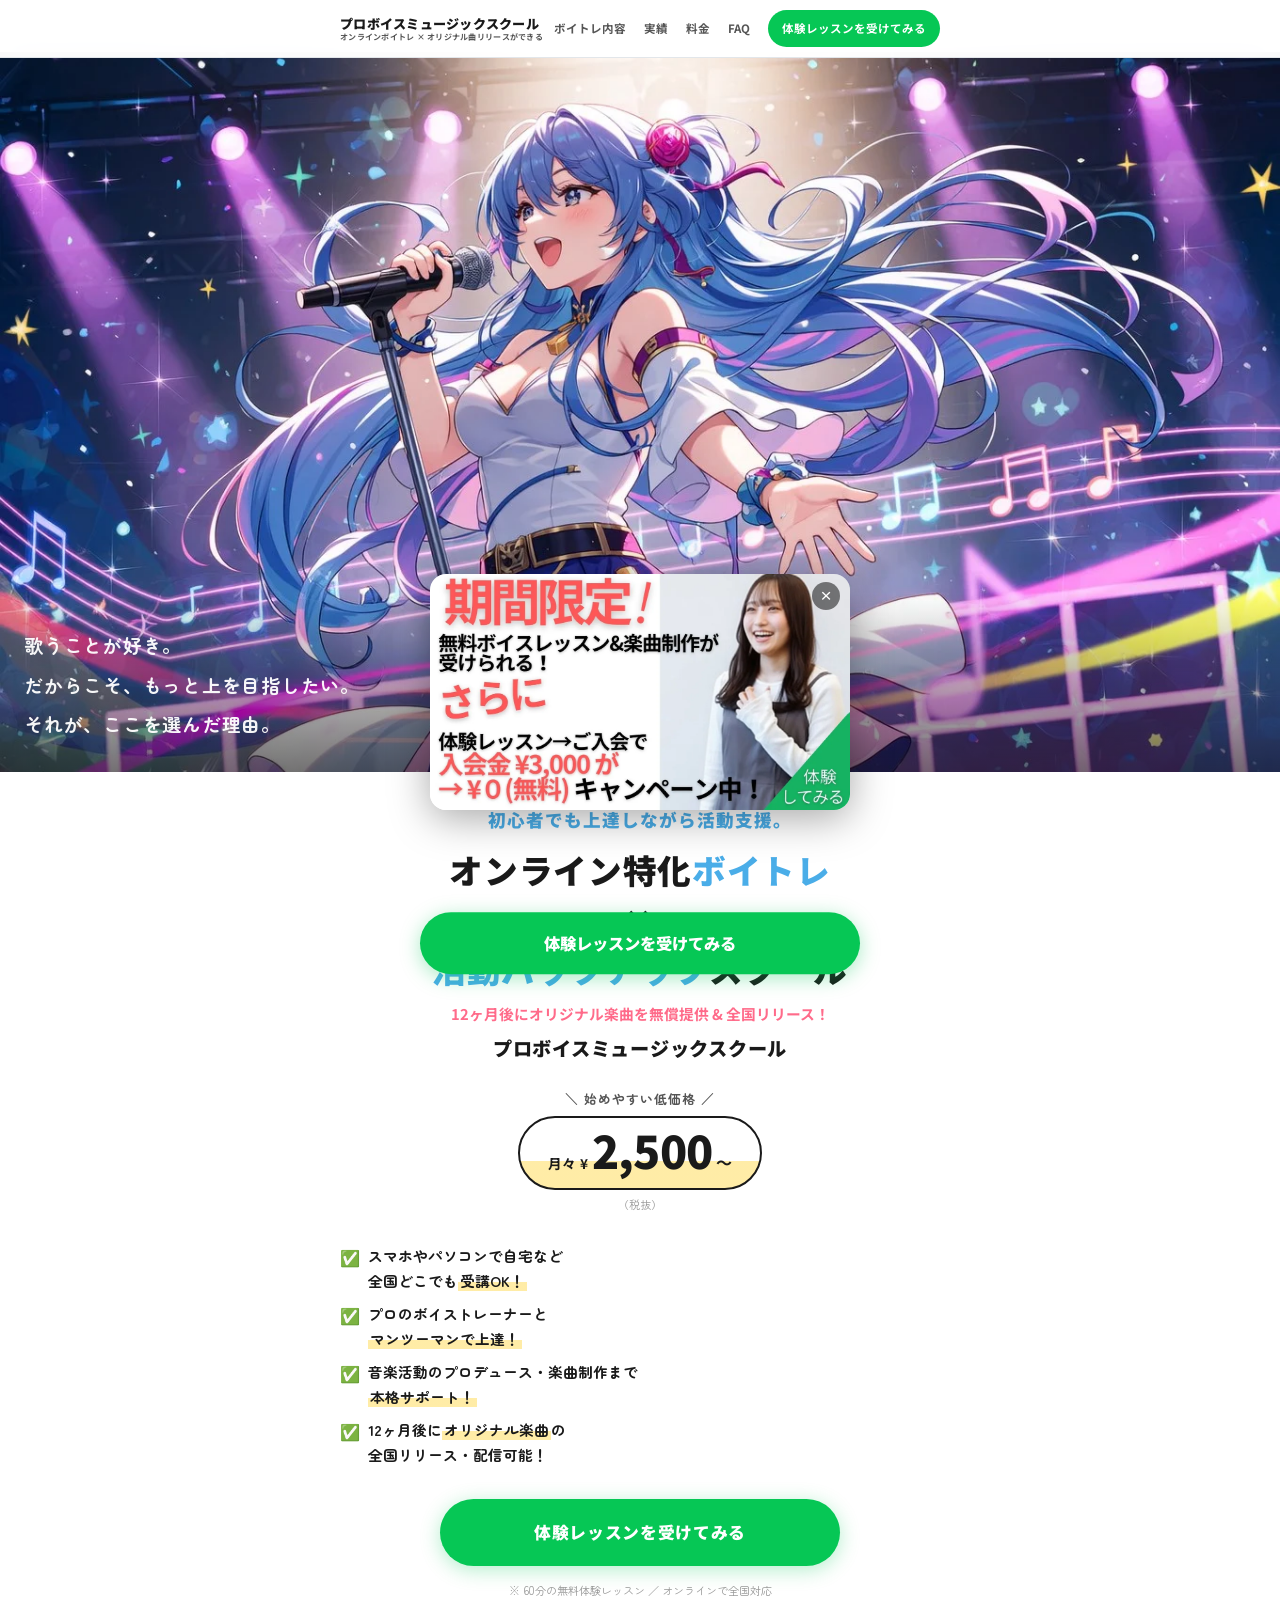
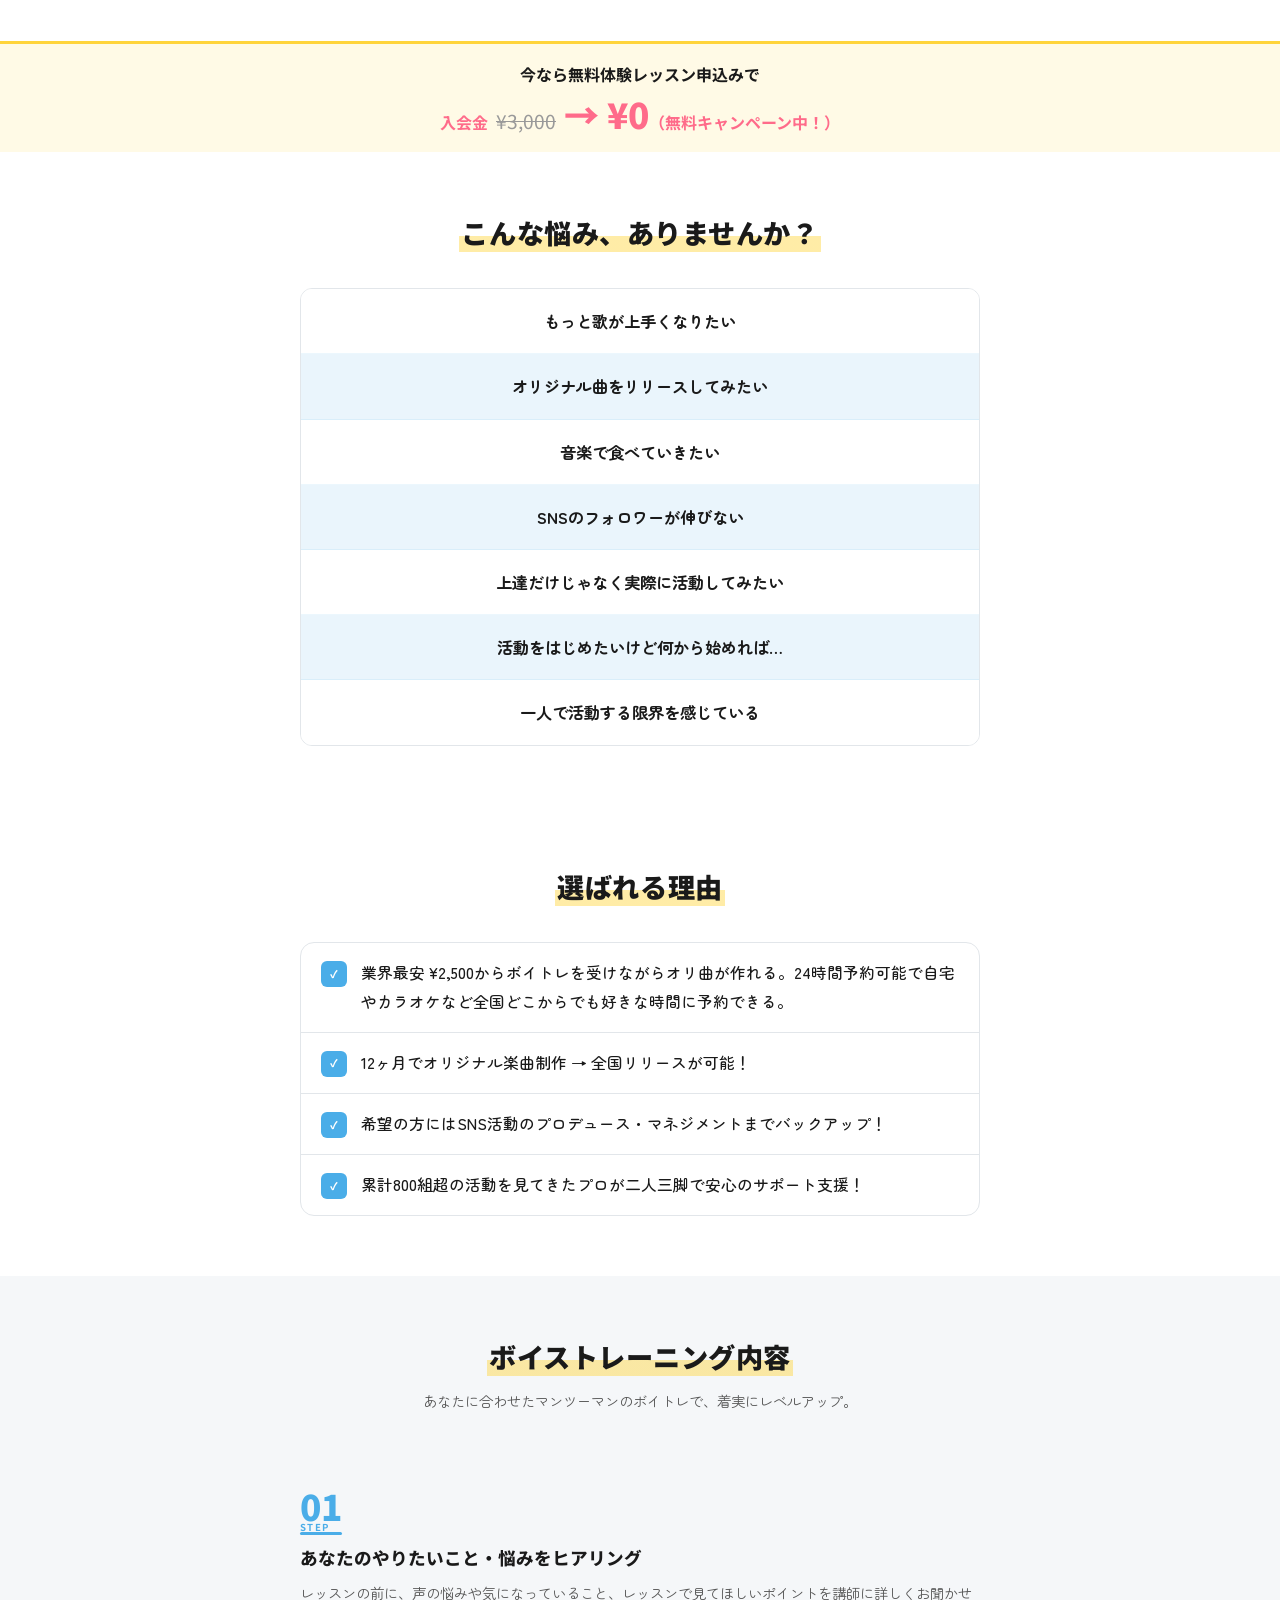
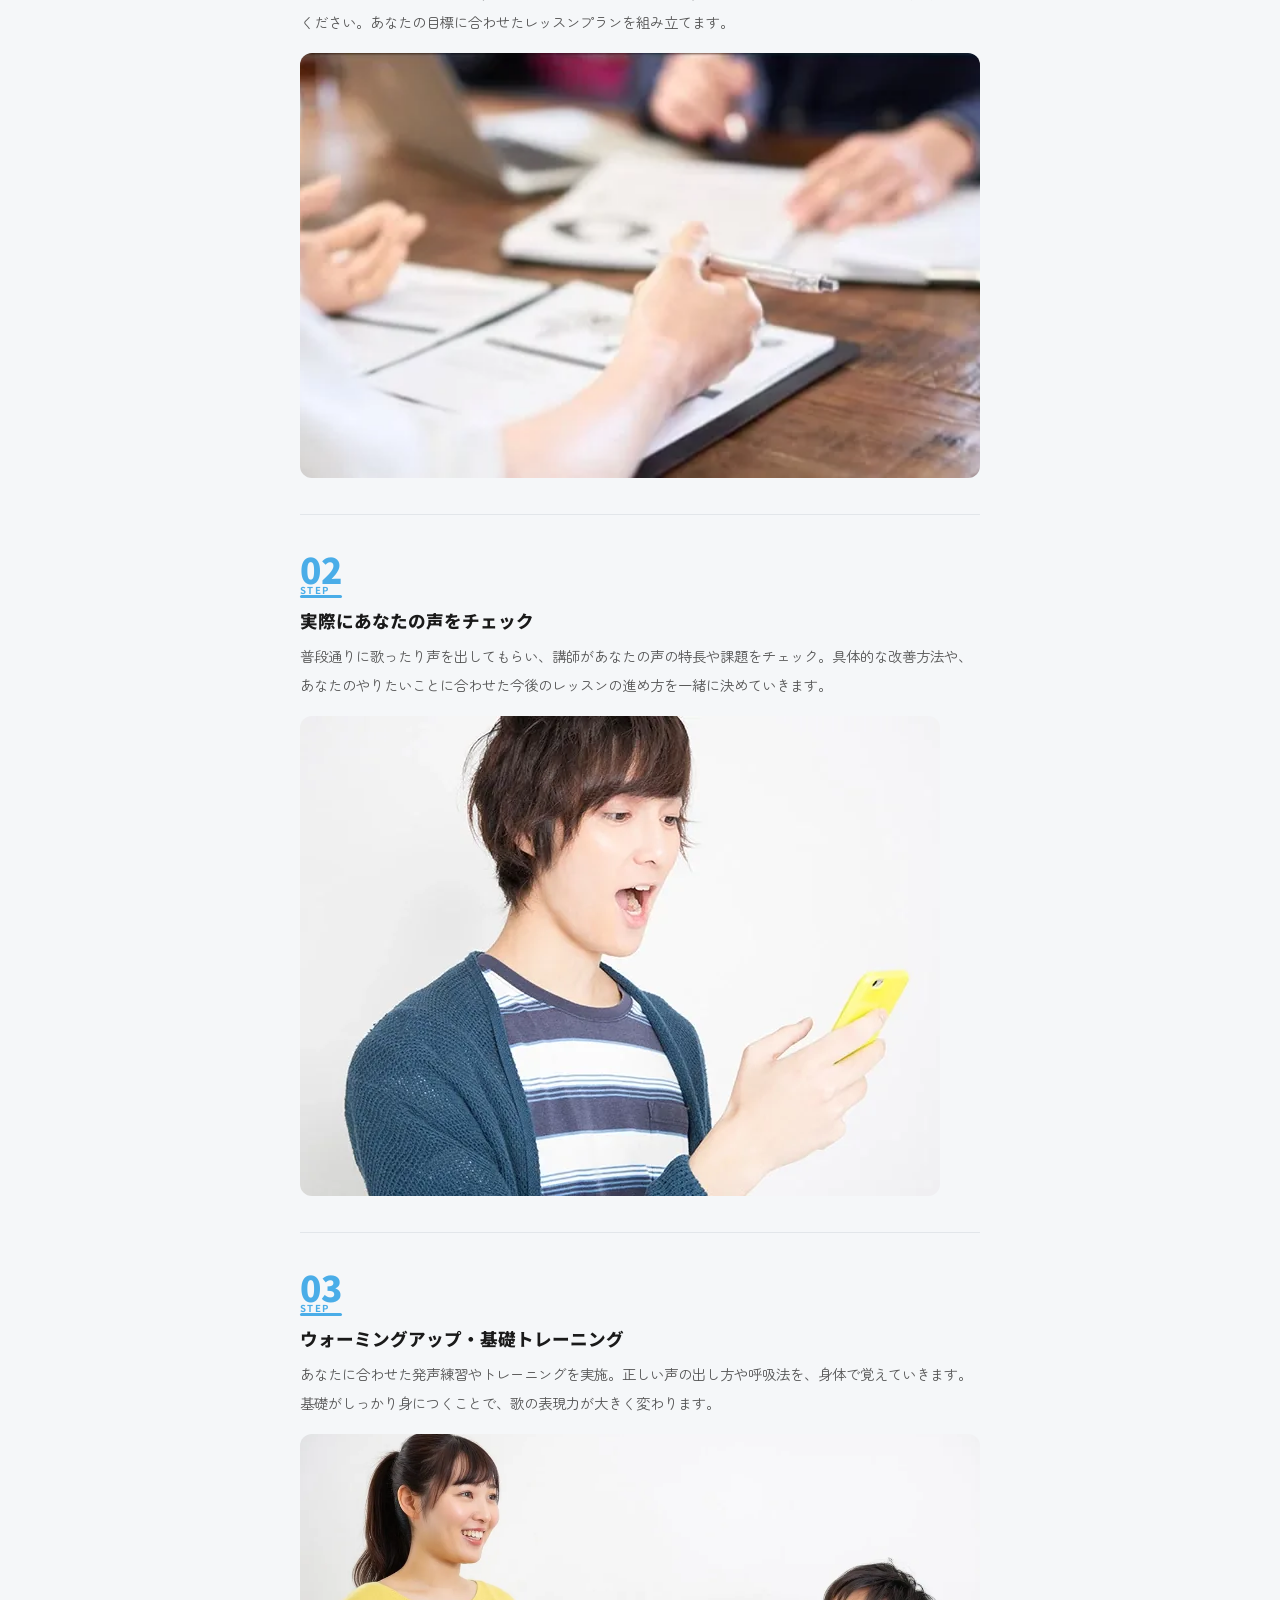
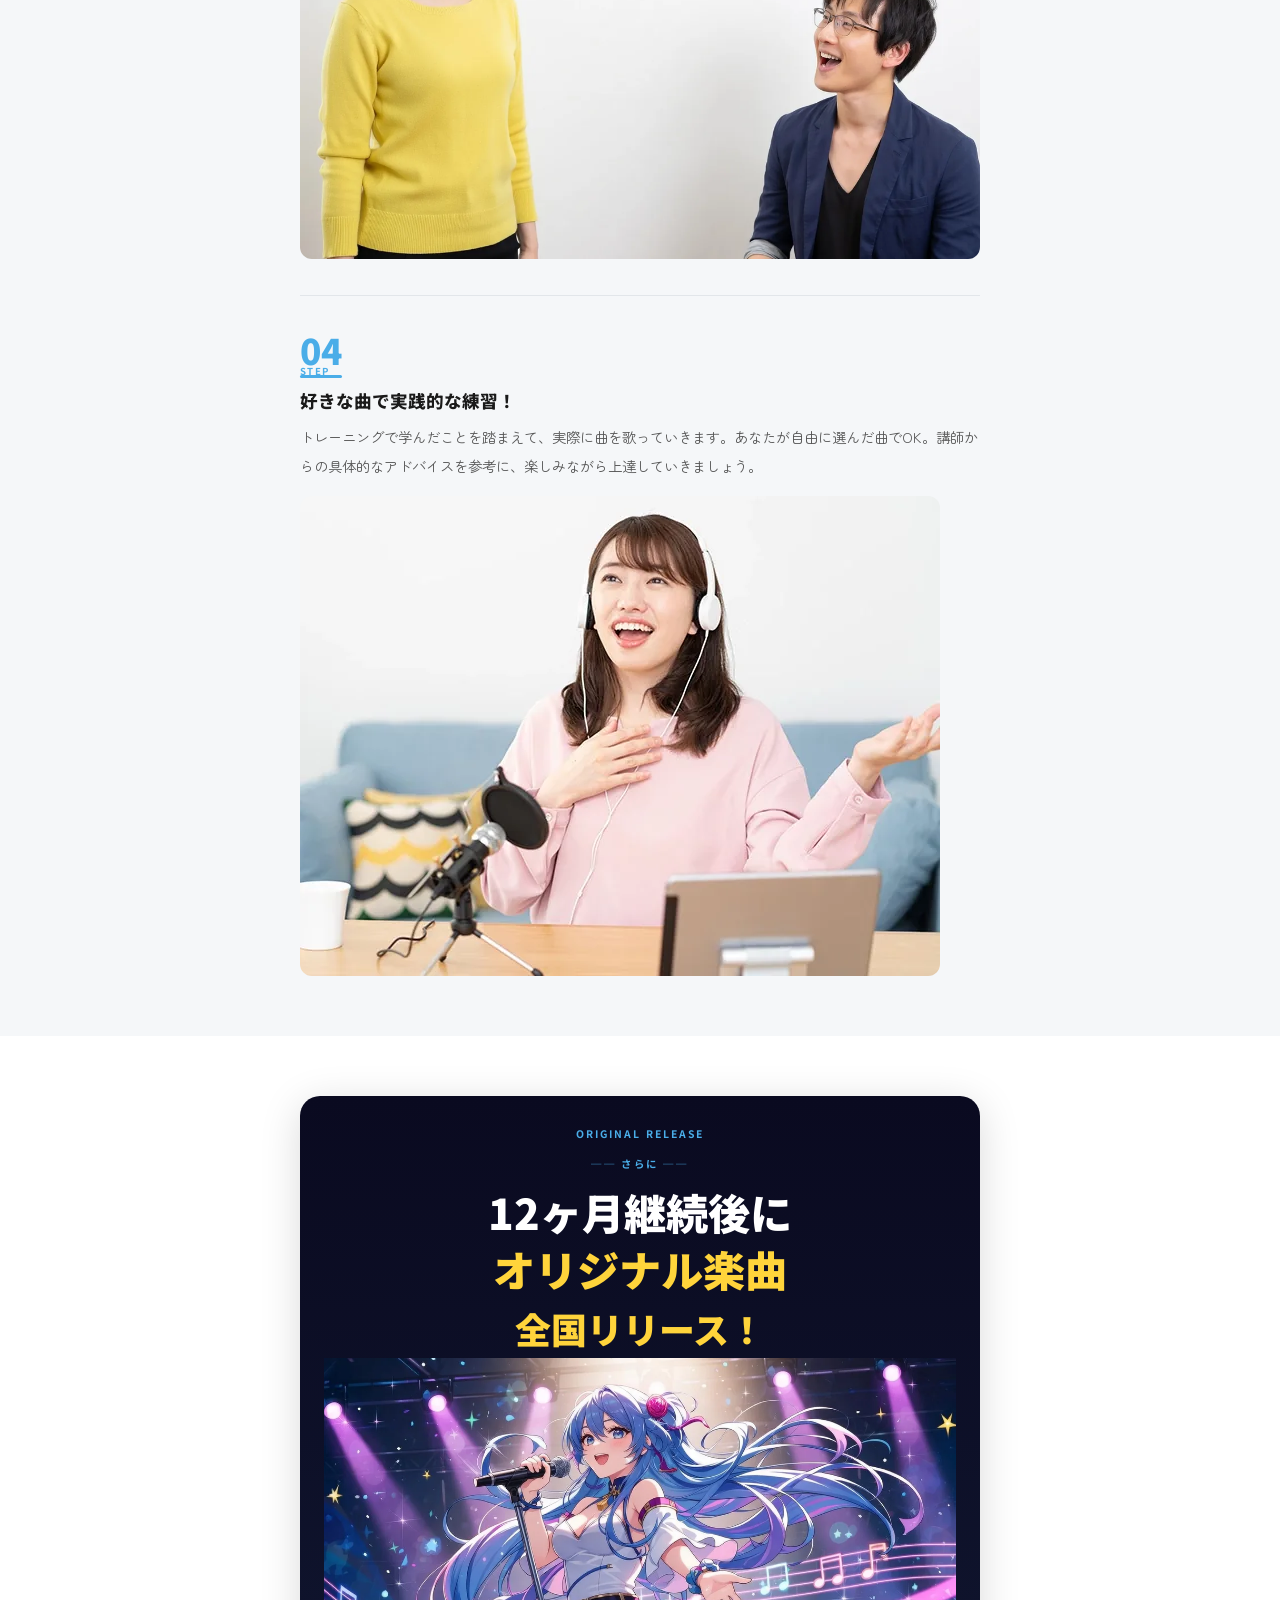
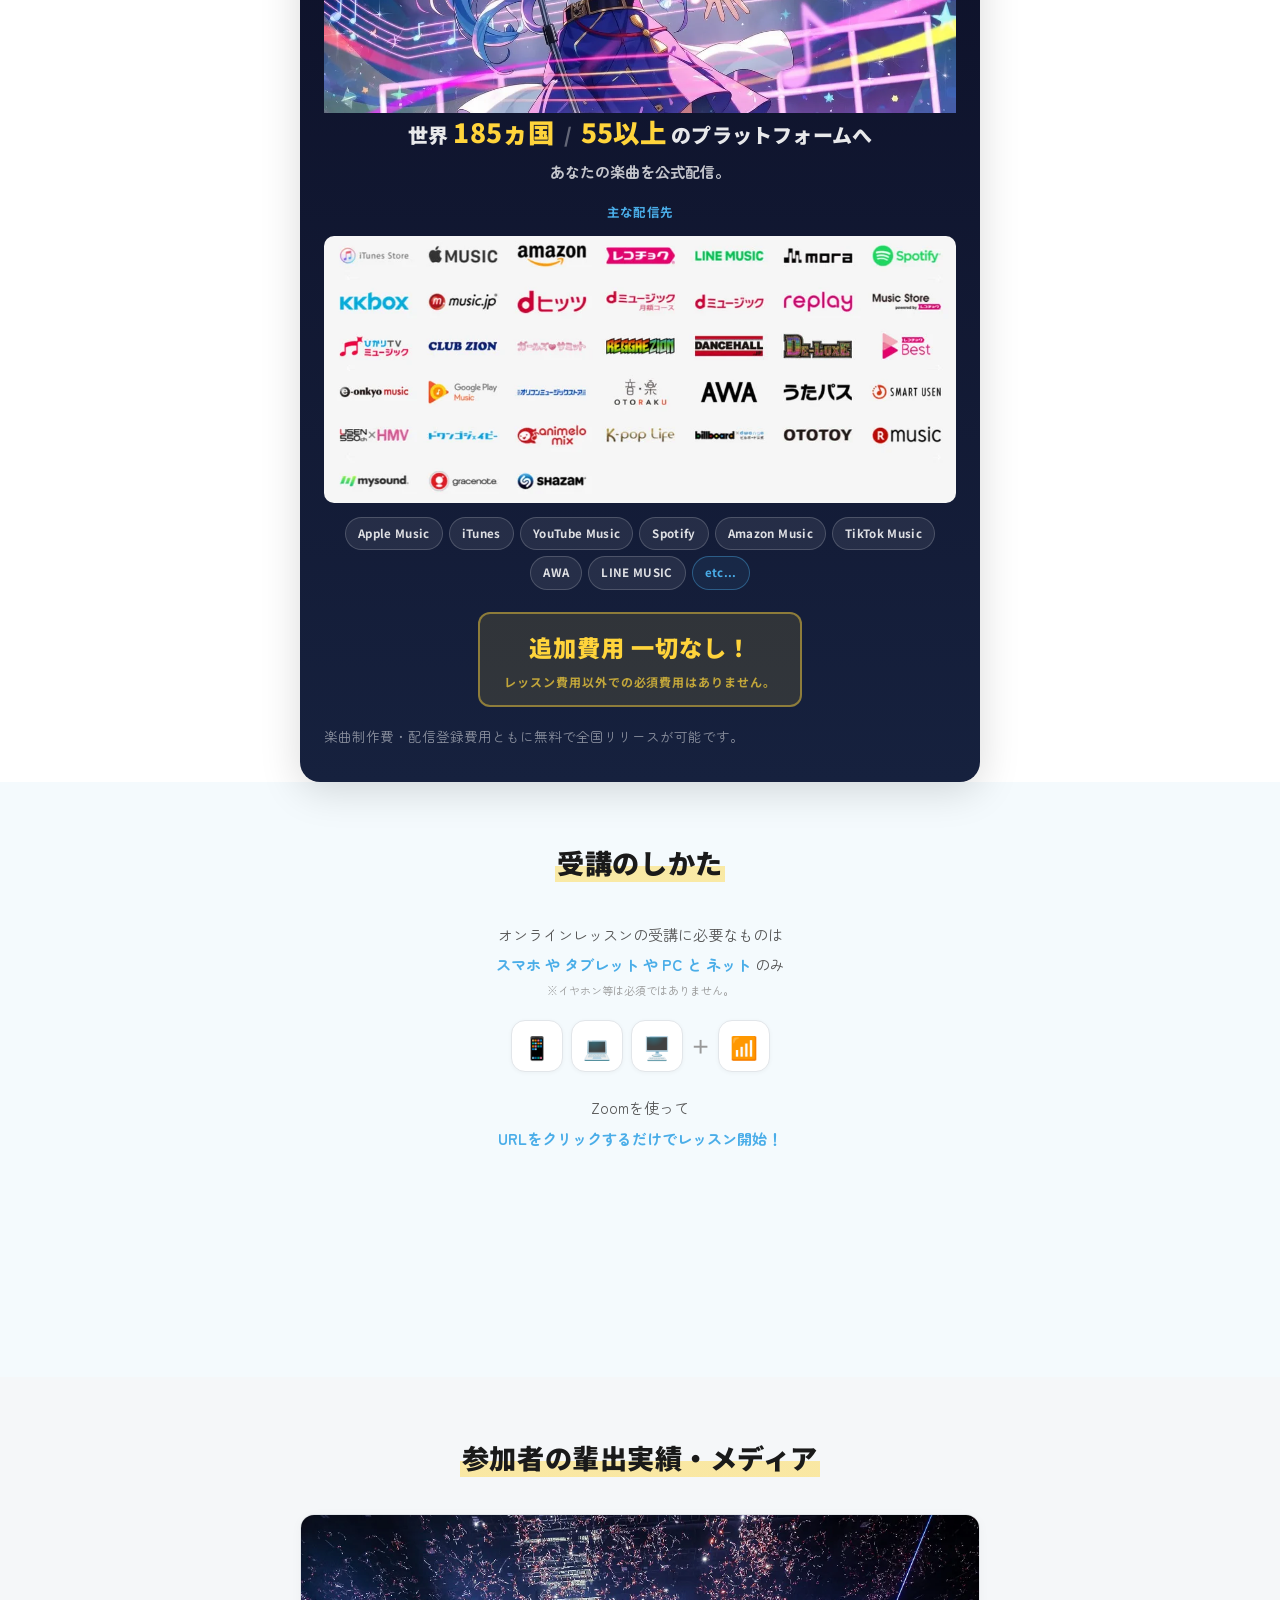
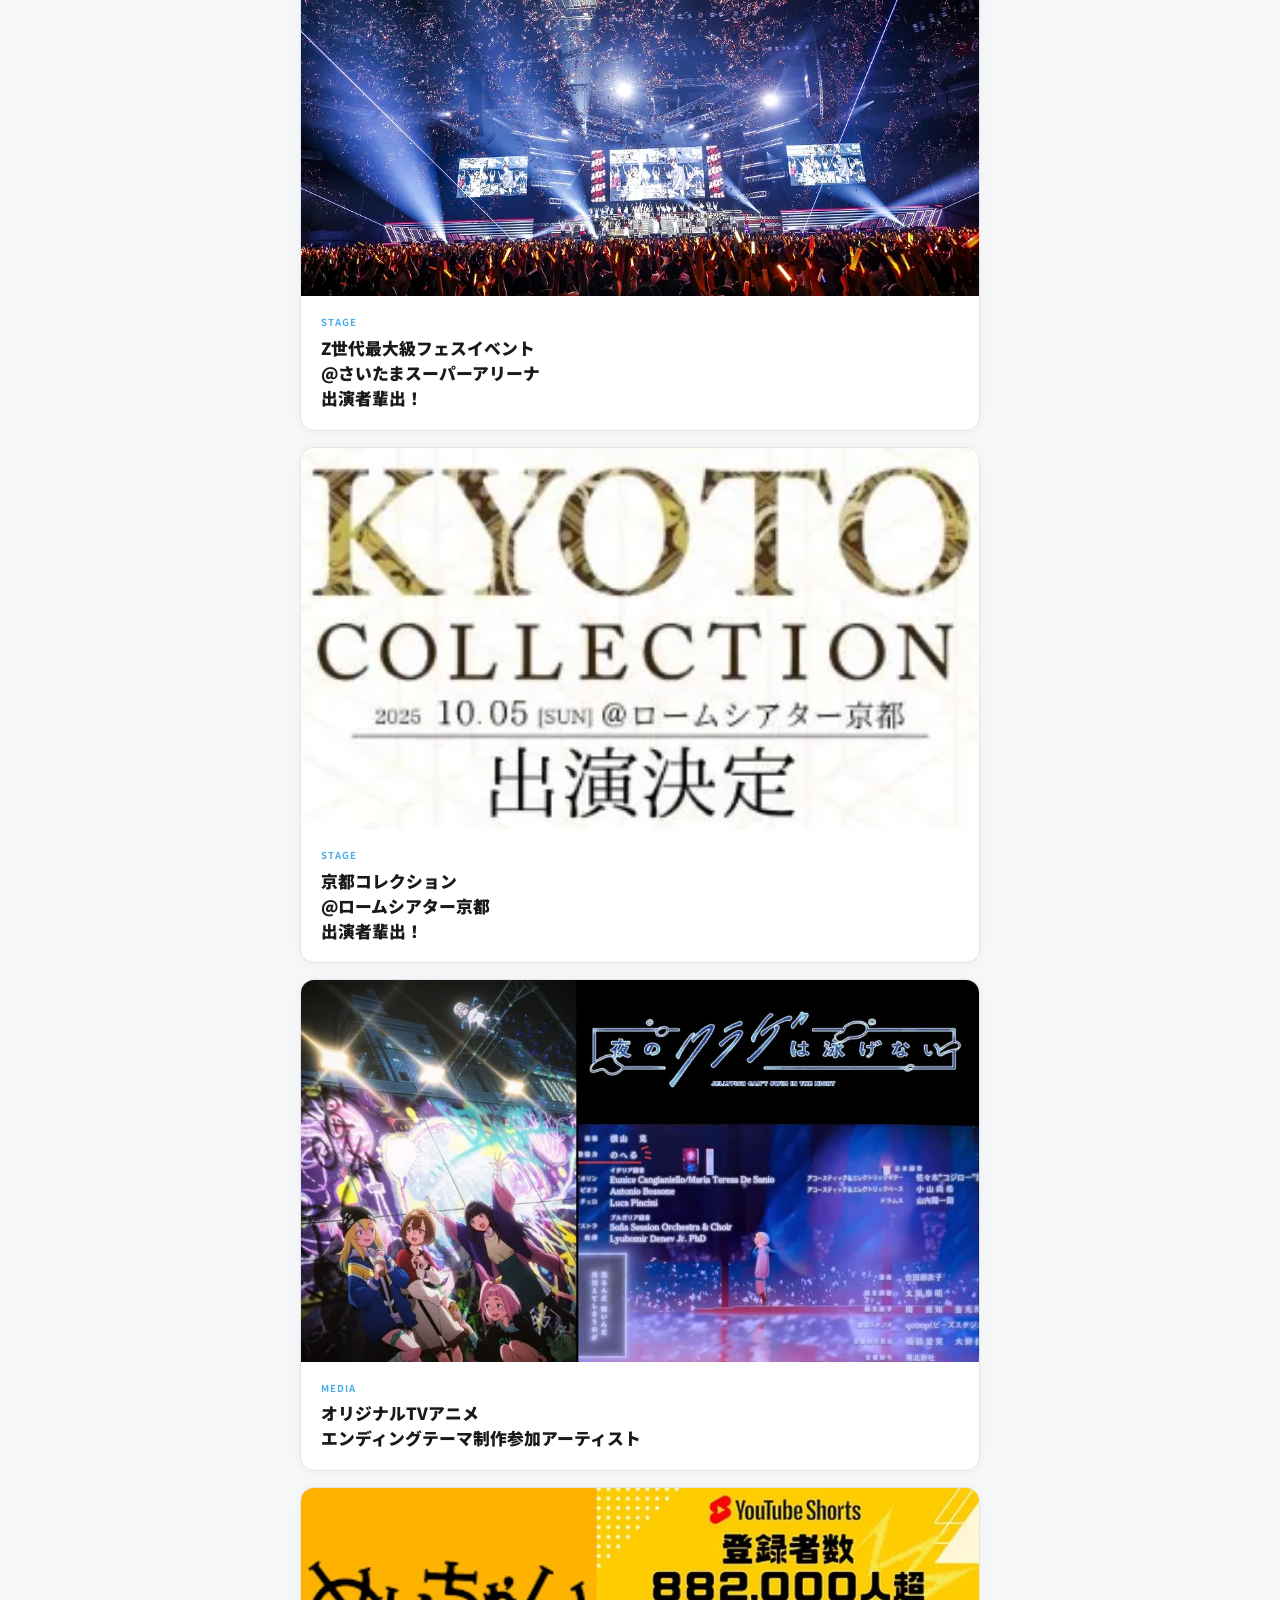
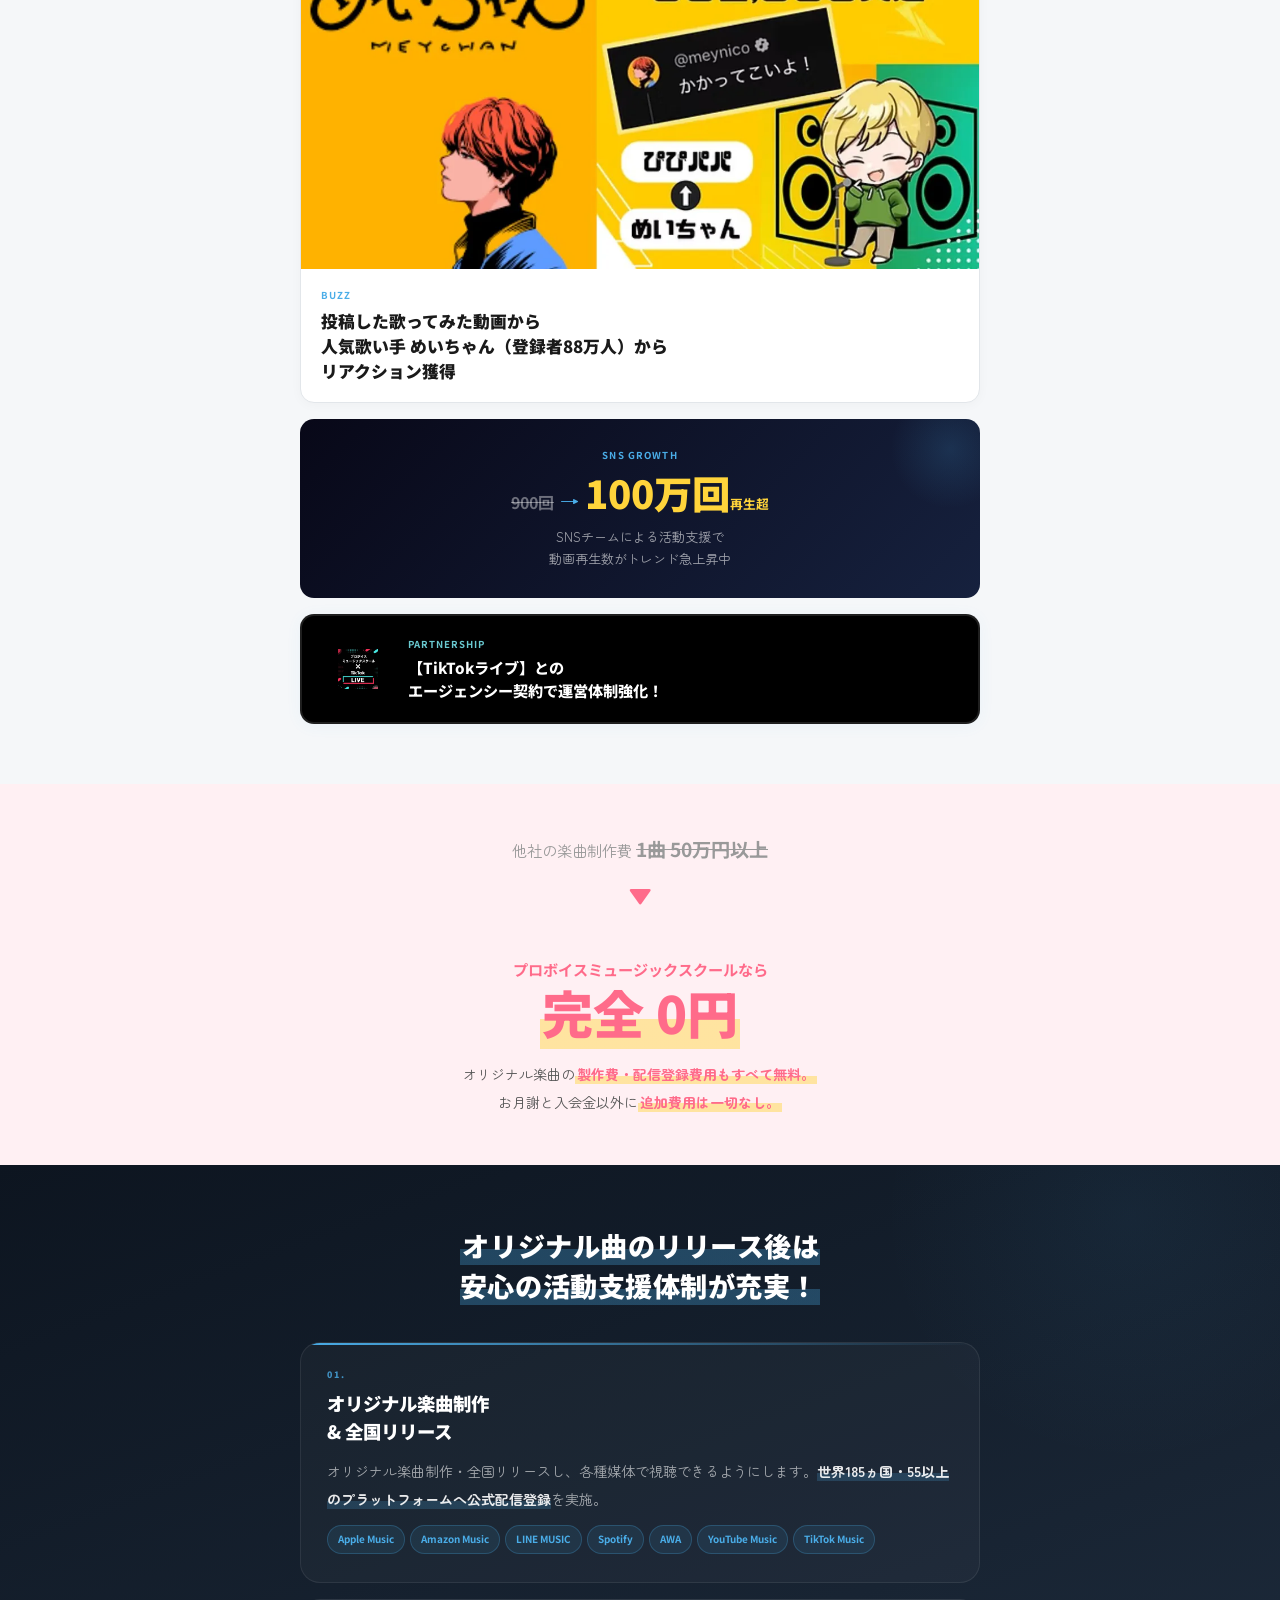
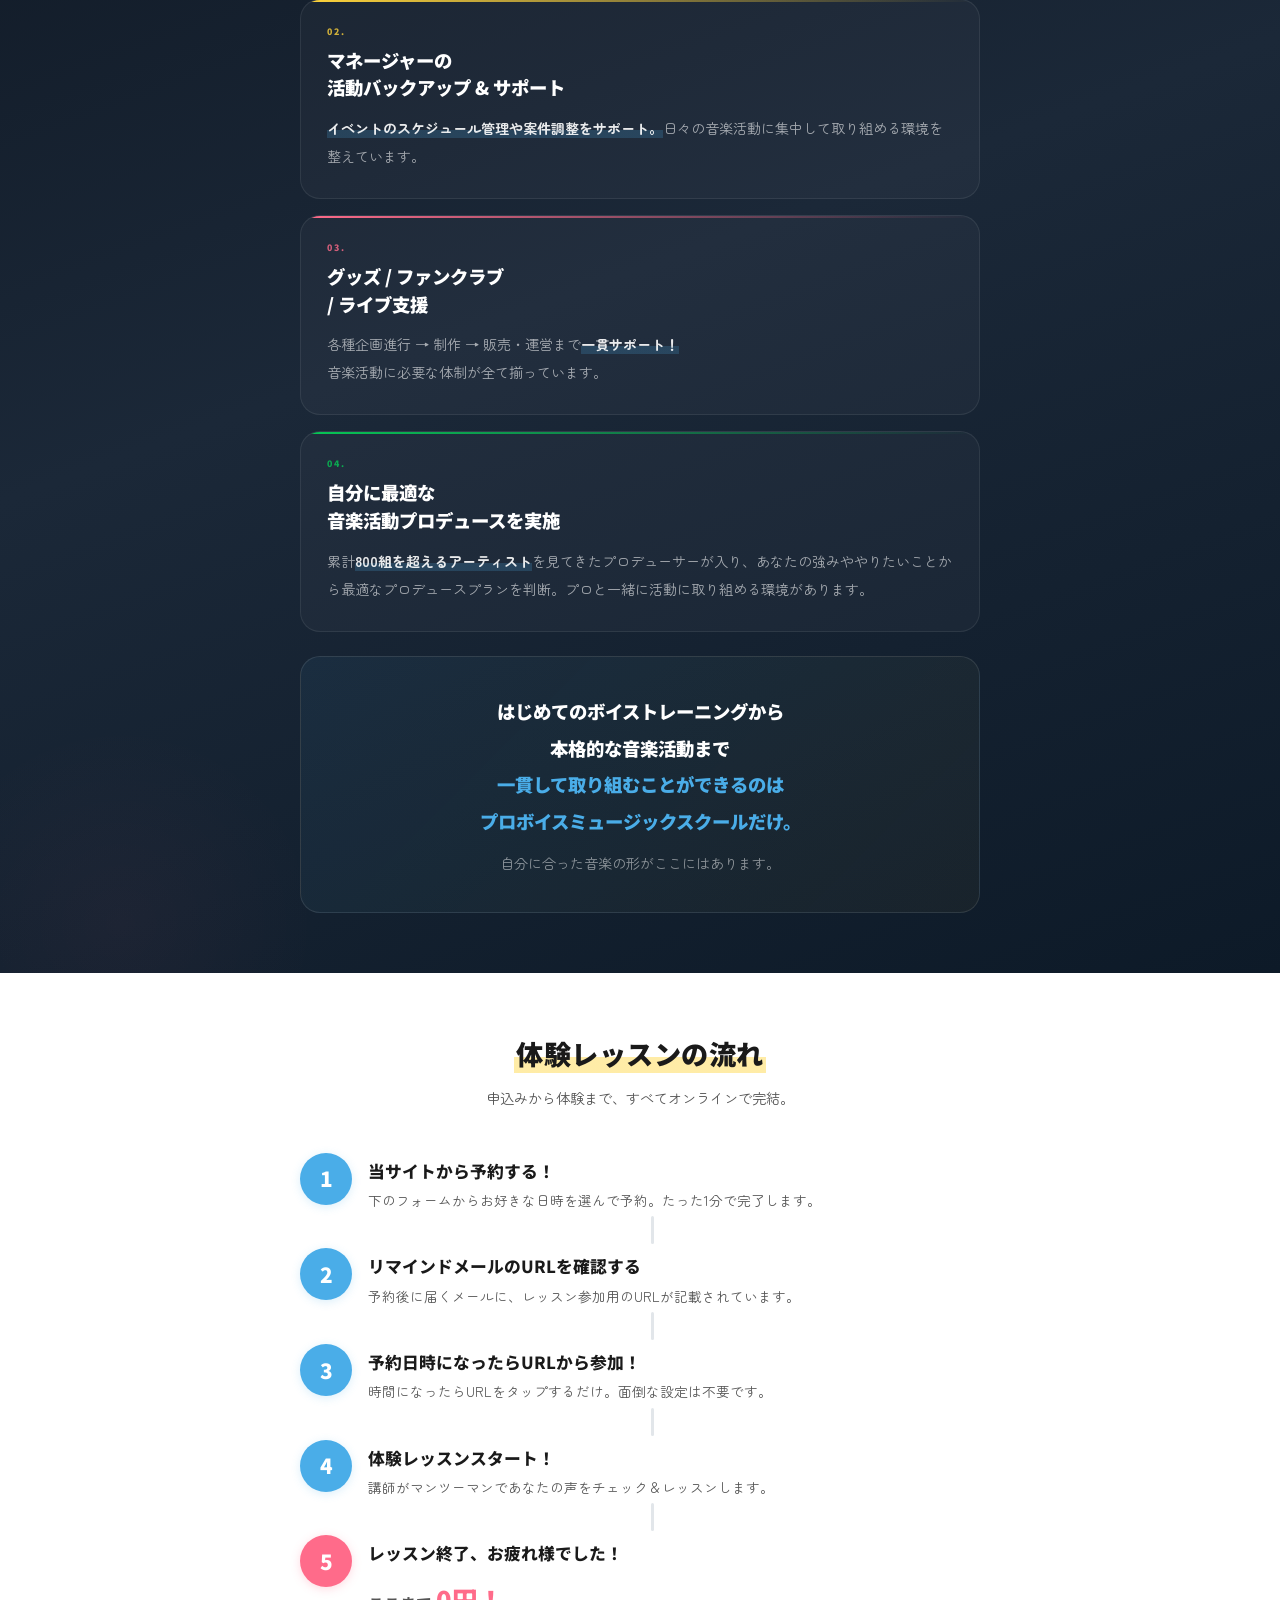
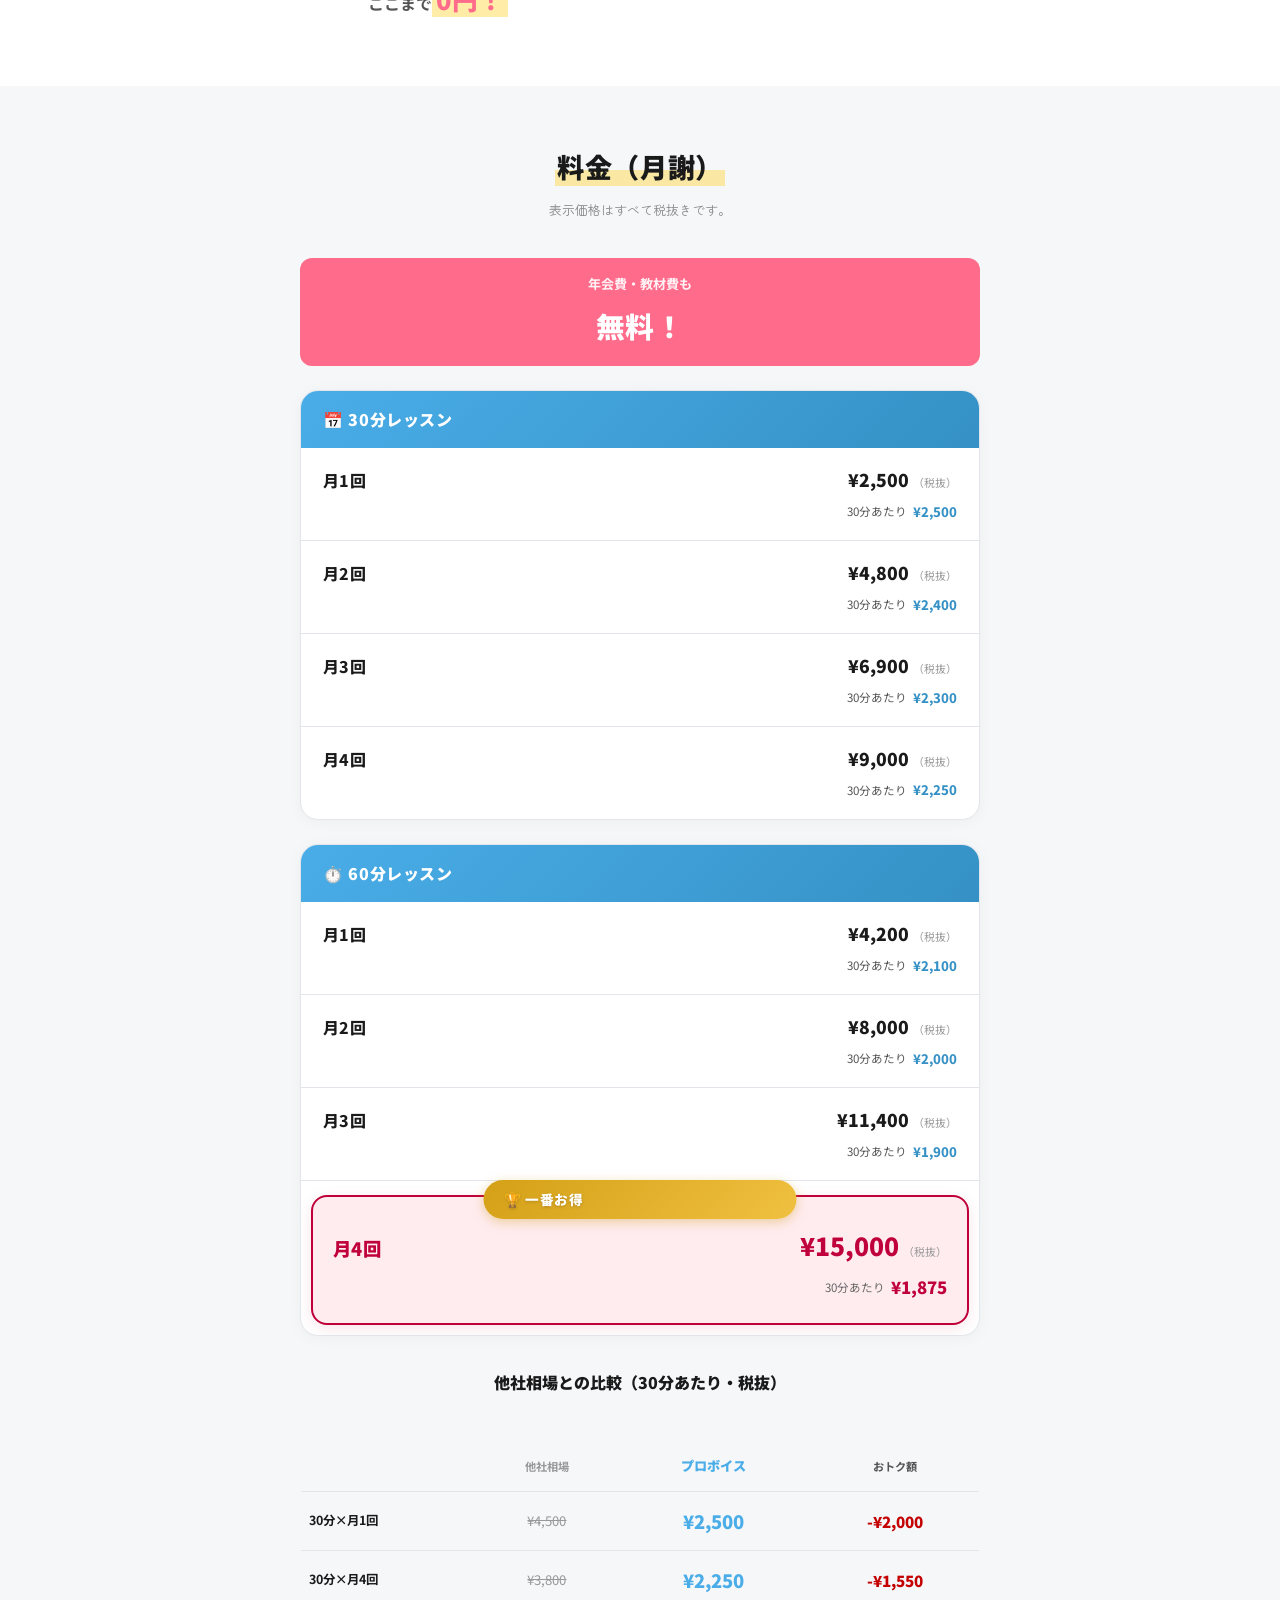
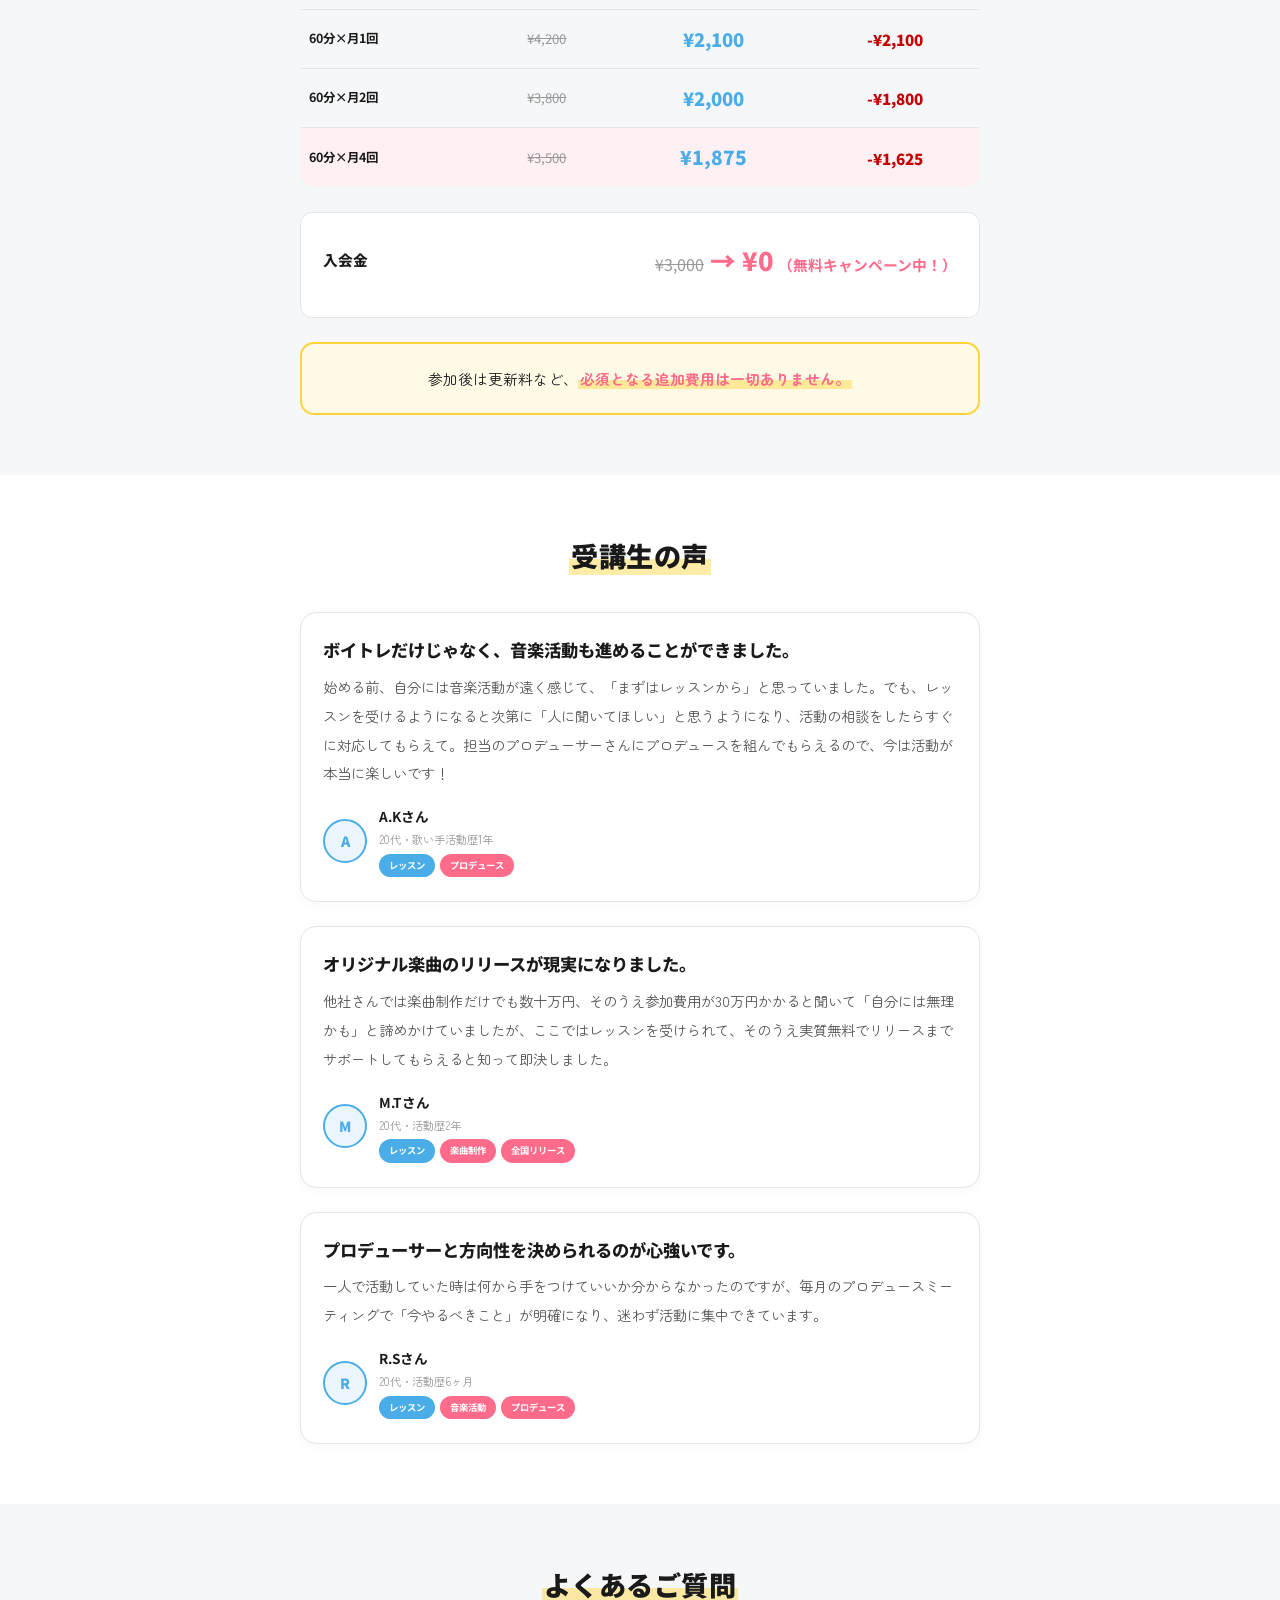
<file: index.html>
<!DOCTYPE html>
<html lang="ja">
<head>
<meta charset="UTF-8">
<meta name="viewport" content="width=device-width, initial-scale=1.0">
<title>安心のオンライン特化ボイトレ｜プロボイスミュージックスクール【業界最安2,500円〜・無料オリジナル楽曲リリース】</title>
<meta name="description" content="オンライン特化のマンツーマンボイトレ教室/業界最安の¥2,500〜・入会金0円！今ならオリジナル曲特典制作と全国リリース！まずはお試し無料体験から">
<link rel="canonical" href="https://www.provoicemusicschool.com/">
<link rel="icon" href="img/favicon.svg" type="image/svg+xml">
<meta property="og:type" content="website">
<meta property="og:locale" content="ja_JP">
<meta property="og:site_name" content="プロボイスミュージックスクール">
<meta property="og:title" content="安心のオンライン特化ボイトレスクール｜プロボイスミュージックスクール">
<meta property="og:description" content="業界最安の2,500円〜・入会金0円。今ならオリジナル楽曲を世界185ヵ国へ配信可能。初心者からプロ志向まで対応するボイトレスクール。">
<meta property="og:url" content="https://www.provoicemusicschool.com/">
<meta property="og:image" content="https://www.provoicemusicschool.com/img/hero.webp">
<meta property="og:image:alt" content="プロボイスミュージックスクールのオンラインレッスン紹介画像">
<meta name="twitter:card" content="summary_large_image">
<meta name="twitter:title" content="安心のオンライン特化ボイトレスクール｜プロボイスミュージックスクール">
<meta name="twitter:description" content="業界最安の2,500円〜・入会金0円。今ならオリジナル楽曲を世界185ヵ国へ配信可能。初心者からプロ志向まで対応するボイトレスクール。">
<meta name="twitter:image" content="https://www.provoicemusicschool.com/img/hero.webp">
<script type="application/ld+json">{"@context":"https://schema.org","@type":"MusicSchool","name":"プロボイスミュージックスクール","url":"https://www.provoicemusicschool.com/","description":"全国どこからでも受講できるオンライン特化型ボイトレ・ミュージックスクール。","areaServed":"JP","inLanguage":"ja","offers":{"@type":"Offer","price":"2500","priceCurrency":"JPY"}}</script>
<link rel="preconnect" href="https://fonts.googleapis.com">
<link rel="preconnect" href="https://fonts.gstatic.com" crossorigin>
<link href="https://fonts.googleapis.com/css2?family=Noto+Sans+JP:wght@400;500;700;900&family=Zen+Maru+Gothic:wght@400;500;700;900&display=swap" rel="stylesheet">
<link rel="stylesheet" href="css/style.css">
<!-- Google tag (gtag.js) -->
<script async src="https://www.googletagmanager.com/gtag/js?id=AW-18072521835"></script>
<script>
  window.dataLayer = window.dataLayer || [];
  function gtag(){dataLayer.push(arguments);}
  gtag('js', new Date());
  gtag('config', 'AW-18072521835');
  gtag('config', 'G-NZ80MQDYLY');
</script>
</head>
<body>

<header class="hd" id="hd">
  <div class="hd-in">
    <a href="#" class="logo">プロボイスミュージックスクール<small><strong>オンラインボイトレ × オリジナル曲リリースができる</strong></small></a>
    <!-- PC nav -->
    <nav class="pc-nav">
      <a href="#voicetraining">ボイトレ内容</a>
      <a href="#achievements">実績</a>
      <a href="#pricing">料金</a>
      <a href="#faq">FAQ</a>
      <a href="#contact" class="hd-cta">体験レッスンを受けてみる</a>
    </nav>
    <!-- Hamburger -->
    <button class="hb-btn" id="hbBtn" aria-label="メニュー">
      <span></span><span></span><span></span>
    </button>
  </div>
  <!-- SP nav drawer -->
  <div class="sp-nav" id="spNav">
    <a href="#voicetraining" class="sp-nav-item">🎤 ボイトレ内容</a>
    <a href="#achievements" class="sp-nav-item">🏆 輩出実績</a>
    <a href="#pricing" class="sp-nav-item">💴 料金プラン</a>
    <a href="#voices" class="sp-nav-item">💬 受講生の声</a>
    <a href="#faq" class="sp-nav-item">❓ よくある質問</a>
    <a href="contact.html" class="sp-nav-item">📩 お問い合わせ</a>
    <a href="#contact" class="sp-nav-cta">体験レッスンを受けてみる →</a>
  </div>
</header>
<div class="sp-nav-overlay" id="spNavOverlay"></div>

<!-- Hero -->
<section class="hero"><div class="hero-img" style="border-radius:0;"><img src="img/hero.webp" alt="プロボイスミュージックスクール" style="width:100%;height:100%;object-fit:cover;font-size:23px"><div class="hero-img-ov"><p><b>歌うことが好き。<br>だからこそ、もっと上を目指したい。<br>それが、ここを選んだ理由。</b></p></div></div><div class="hero-body"><div class="hero-tag">初心者でも上達しながら活動支援。</div><h1 style="line-height:1.6;">オンライン特化<em>ボイトレ</em><br><span style="display:block;font-size:.85em;letter-spacing:.1em;">×</span><em>活動バックアップ</em>スクール</h1><p class="hero-sub-catch">12ヶ月後にオリジナル楽曲を無償提供 &amp; 全国リリース！</p><p class="hero-name">プロボイスミュージックスクール</p><p class="hero-pi">＼ 始めやすい低価格 ／</p><div class="hero-pb"><span class="hero-pl">月々</span><span class="hero-pl">¥</span><span class="hero-pn">2,500</span><span class="hero-ps">〜</span></div><p class="hero-pnote">（税抜）</p><div class="hero-merits"><div class="hero-m"><span class="hero-mi">✅</span><span>スマホやパソコンで自宅など<br>全国どこでも<span class="ylm">受講OK！</span></span></div><div class="hero-m"><span class="hero-mi">✅</span><span>プロのボイストレーナーと<br><span class="ylm">マンツーマンで上達！</span></span></div><div class="hero-m"><span class="hero-mi">✅</span><span>音楽活動のプロデュース・楽曲制作まで<br><span class="ylm">本格サポート！</span></span></div><div class="hero-m"><span class="hero-mi">✅</span><span>12ヶ月後に<span class="ylm">オリジナル楽曲</span>の<br>全国リリース・配信可能！</span></div></div><a href="#contact" class="btn btn-float">体験レッスンを受けてみる</a><p class="hero-note">※ 60分の無料体験レッスン ／ オンラインで全国対応</p></div></section>

<div class="camp"><div class="camp-main">今なら無料体験レッスン申込みで</div><div class="camp-free"><small>入会金</small> <s style="font-size:1.2rem;font-weight:400;color:#999;">¥3,000</s> → ¥0<small>（無料キャンペーン中！）</small></div></div>

<!-- Pain -->
<section class="sec"><div class="c"><div class="sec-hd"><h2 class="sec-t"><span class="hl">こんな悩み、ありませんか？</span></h2></div><div class="pain rev"><div class="pain-i">もっと歌が上手くなりたい</div><div class="pain-i">オリジナル曲をリリースしてみたい</div><div class="pain-i">音楽で食べていきたい</div><div class="pain-i">SNSのフォロワーが伸びない</div><div class="pain-i">上達だけじゃなく実際に活動してみたい</div><div class="pain-i">活動をはじめたいけど何から始めれば…</div><div class="pain-i">一人で活動する限界を感じている</div></div></div></section>

<!-- 選ばれる理由 -->
<section class="sec"><div class="c"><div class="sec-hd"><h2 class="sec-t"><span class="hl">選ばれる理由</span></h2></div><div class="rl rev"><div class="ri"><div class="rc">✓</div>業界最安 ¥2,500からボイトレを受けながらオリ曲が作れる。24時間予約可能で自宅やカラオケなど全国どこからでも好きな時間に予約できる。</div><div class="ri"><div class="rc">✓</div>12ヶ月でオリジナル楽曲制作 → 全国リリースが可能！</div><div class="ri"><div class="rc">✓</div>希望の方にはSNS活動のプロデュース・マネジメントまでバックアップ！</div><div class="ri"><div class="rc">✓</div>累計800組超の活動を見てきたプロが二人三脚で安心のサポート支援！</div></div></div></section>

<!-- ボイトレSTEP -->
<section class="sec sec-gray" id="voicetraining"><div class="c"><div class="sec-hd"><h2 class="sec-t"><span class="hl">ボイストレーニング内容</span></h2><p class="sec-desc">あなたに合わせたマンツーマンのボイトレで、着実にレベルアップ。</p></div><div><div class="st-item rev"><div class="st-num">01<span>STEP</span></div><h3 class="st-t">あなたのやりたいこと・悩みをヒアリング</h3><p class="st-d">レッスンの前に、声の悩みや気になっていること、レッスンで見てほしいポイントを講師に詳しくお聞かせください。あなたの目標に合わせたレッスンプランを組み立てます。</p><img src="img/step01_hearing.webp" alt="カウンセリング風景" class="st-ph" style="aspect-ratio:16/10;object-fit:cover;border-radius:12px;"></div><div class="st-item rev"><div class="st-num">02<span>STEP</span></div><h3 class="st-t">実際にあなたの声をチェック</h3><p class="st-d">普段通りに歌ったり声を出してもらい、講師があなたの声の特長や課題をチェック。具体的な改善方法や、あなたのやりたいことに合わせた今後のレッスンの進め方を一緒に決めていきます。</p><img src="img/step02_feedback.webp" alt="ボイスチェック" class="st-ph" style="aspect-ratio:16/10;object-fit:cover;border-radius:12px;"></div><div class="st-item rev"><div class="st-num">03<span>STEP</span></div><h3 class="st-t">ウォーミングアップ・基礎トレーニング</h3><p class="st-d">あなたに合わせた発声練習やトレーニングを実施。正しい声の出し方や呼吸法を、身体で覚えていきます。基礎がしっかり身につくことで、歌の表現力が大きく変わります。</p><img src="img/step03_basics.webp" alt="発声トレーニング" class="st-ph" style="aspect-ratio:16/10;object-fit:cover;border-radius:12px;"></div><div class="st-item rev"><div class="st-num">04<span>STEP</span></div><h3 class="st-t">好きな曲で実践的な練習！</h3><p class="st-d">トレーニングで学んだことを踏まえて、実際に曲を歌っていきます。あなたが自由に選んだ曲でOK。講師からの具体的なアドバイスを参考に、楽しみながら上達していきましょう。</p><img src="img/step04_practice.webp" alt="実践レッスン" class="st-ph" style="aspect-ratio:16/10;object-fit:cover;border-radius:12px;"></div></div></div></section>

<!-- オリジナル楽曲リリース -->
<section class="sec" style="padding-bottom:0;">
<div class="c">
  <div class="release-box rev">
        <div class="release-body">
      <div class="dr-en">ORIGINAL RELEASE</div>
      <div style="font-family:var(--g);font-size:.65rem;font-weight:700;color:var(--sky);letter-spacing:.25em;margin-bottom:10px;">── さらに ──</div>
      <h2 class="release-h" style="font-size:clamp(1.94rem,6.5vw,2.64rem);line-height:1.35;margin-bottom:4px;">12ヶ月継続後に<br><em>オリジナル楽曲</em><br><em style="font-size:.85em;">全国リリース！</em></h2>
      <img src="img/plan_release.webp" alt="オリジナル楽曲リリース" class="release-img" style="width:100%;aspect-ratio:16/9;object-fit:cover;">
      <!-- 世界185ヵ国/55以上 -->
      <div class="release-reach">世界 <em>185ヵ国</em> <span style="color:rgba(255,255,255,.35);margin:0 4px;">/</span> <em>55以上</em> のプラットフォームへ</div>
      <p class="release-sub">あなたの楽曲を公式配信。</p>
      <div class="release-platforms-head">主な配信先</div>
      <img src="img/platforms.webp" alt="主な配信先一覧" class="release-platforms-img">
      <!-- CHANGED: platform tag list below image -->
      <div class="release-platform-tags">
        <span>Apple Music</span><span>iTunes</span><span>YouTube Music</span><span>Spotify</span><span>Amazon Music</span><span>TikTok Music</span><span>AWA</span><span>LINE MUSIC</span><span class="etc">etc...</span>
      </div>
      <!-- CHANGED: 追加費用一切なし badge -->
      <div class="release-free-badge">追加費用 一切なし！<small>レッスン費用以外での必須費用はありません。</small></div>
      <p class="release-desc">楽曲制作費・配信登録費用ともに無料で全国リリースが可能です。</p>
    </div>
  </div>
</div>
</section>

<!-- 受講のしかた -->
<section class="sec sec-sky"><div class="c"><div class="sec-hd"><h2 class="sec-t"><span class="hl">受講のしかた</span></h2></div><p class="ht-txt">オンラインレッスンの受講に必要なものは<br><strong>スマホ や タブレット や PC と ネット</strong> のみ</p><p style="font-size:.7rem;color:var(--text-light);text-align:center;">※イヤホン等は必須ではありません。</p><div class="ht-icons"><div class="ht-ic">📱</div><div class="ht-ic">💻</div><div class="ht-ic">🖥️</div><div class="ht-plus">＋</div><div class="ht-ic">📶</div></div><p class="ht-txt">Zoomを使って<br><strong>URLをクリックするだけでレッスン開始！</strong></p><div class="ht-box rev"><div class="ht-box-t">初めてのオンラインレッスンでも安心</div><div class="ht-box-d">ネット環境や接続トラブル等々、<br>専門スタッフが<strong style="color:var(--sky);">丁寧にサポート</strong>します。</div></div></div></section>

<!-- 実績 CHANGED: 輩出実績・メディア → 参加者の輩出実績・メディア -->
<section class="sec sec-gray" id="achievements"><div class="c"><div class="sec-hd"><h2 class="sec-t"><span class="hl">参加者の輩出実績・メディア</span></h2></div><div class="ac-list"><div class="ac-card rev"><img src="img/achievement_arena.webp" alt="さいたまスーパーアリーナ シンデレラフェス" class="ac-ph" style="aspect-ratio:16/9;object-fit:cover;width:100%;"><div class="ac-body"><div class="ac-label">STAGE</div><div class="ac-t">Z世代最大級フェスイベント<br>@さいたまスーパーアリーナ<br>出演者輩出！</div></div></div><div class="ac-card rev"><img src="img/achievement_logo.webp" alt="京都コレクション" class="ac-ph" style="aspect-ratio:16/9;object-fit:cover;width:100%;background:#f5f5f5;"><div class="ac-body"><div class="ac-label">STAGE</div><div class="ac-t">京都コレクション<br>@ロームシアター京都<br>出演者輩出！</div></div></div><div class="ac-card rev"><img src="img/achievement_kyoto.webp" alt="TVアニメ エンディングテーマ" class="ac-ph" style="aspect-ratio:16/9;object-fit:cover;width:100%;"><div class="ac-body"><div class="ac-label">MEDIA</div><div class="ac-t">オリジナルTVアニメ<br>エンディングテーマ制作参加アーティスト</div></div></div><div class="ac-card rev"><img src="img/achievement_theme.webp" alt="めいちゃん リアクション" class="ac-ph" style="aspect-ratio:16/9;object-fit:cover;width:100%;"><div class="ac-body"><div class="ac-label">BUZZ</div><div class="ac-t">投稿した歌ってみた動画から<br>人気歌い手 めいちゃん（登録者88万人）から<br>リアクション獲得</div></div></div><div class="ac-stat rev"><div class="ac-sl">SNS GROWTH</div><div class="ac-sn"><span class="ac-sb">900回</span><span class="ac-sa">→</span><span class="ac-saf">100万回<small>再生超</small></span></div><div class="ac-sd">SNSチームによる活動支援で<br>動画再生数がトレンド急上昇中</div></div><div class="ac-ptr rev" style="background:#000;border-color:rgba(255,255,255,.12);"><div class="ac-pi" style="background:#000;border:none;padding:0;width:72px;height:40px;border-radius:0;"><img src="img/logo_inline.webp"  alt="TikTok LIVE" style="width:100%;height:100%;object-fit:contain;"></div><div><div class="ac-pl" style="color:#69C9D0;">PARTNERSHIP</div><div class="ac-pt" style="color:#fff;">【TikTokライブ】との<br>エージェンシー契約で運営体制強化！</div></div></div></div></div></section>

<!-- Zero -->
<section class="zero"><div class="c rev"><div class="zero-o">他社の楽曲制作費 <s>1曲 50万円以上</s></div><div class="zero-ar">▼</div><div class="zero-v"><small>プロボイスミュージックスクールなら</small><br><span class="hl">完全 0円</span></div><p class="zero-n">オリジナル楽曲の<strong><span class="hl">製作費・配信登録費用もすべて無料。</span></strong><br>お月謝と入会金以外に<strong><span class="ylm">追加費用は一切なし。</span></strong></p></div></section>

<!-- 活動サポート内容 -->
<section class="sec sec-pro" id="features"><div class="c"><div class="sec-hd"><h2 class="sec-t" style="color:#fff;"><span style="background:linear-gradient(transparent 60%,rgba(74,173,232,.3) 60%);padding:0 2px;">オリジナル曲のリリース後は<br>安心の活動支援体制が充実！</span></h2></div><div class="ft-grid">
  <div class="ft-card rev">
    <div class="ft-num">01.</div>
    <h3 class="ft-t">オリジナル楽曲制作<br>&amp; 全国リリース</h3>
    <p class="ft-d">オリジナル楽曲制作・全国リリースし、各種媒体で視聴できるようにします。<strong>世界185ヵ国・55以上のプラットフォームへ公式配信登録</strong>を実施。</p>
    <div class="ft-platform-tags">
      <span>Apple Music</span><span>Amazon Music</span><span>LINE MUSIC</span><span>Spotify</span><span>AWA</span><span>YouTube Music</span><span>TikTok Music</span>
    </div>
  </div>
  <div class="ft-card accent-card rev">
    <div class="ft-num">02.</div>
    <h3 class="ft-t">マネージャーの<br>活動バックアップ &amp; サポート</h3>
    <p class="ft-d"><strong>イベントのスケジュール管理や案件調整をサポート。</strong>日々の音楽活動に集中して取り組める環境を整えています。</p>
  </div>
  <div class="ft-card pink-card rev">
    <div class="ft-num">03.</div>
    <h3 class="ft-t">グッズ / ファンクラブ<br>/ ライブ支援</h3>
    <p class="ft-d">各種企画進行 → 制作 → 販売・運営まで<strong>一貫サポート！</strong><br>音楽活動に必要な体制が全て揃っています。</p>
  </div>
  <div class="ft-card green-card rev">
    <div class="ft-num">04.</div>
    <h3 class="ft-t">自分に最適な<br>音楽活動プロデュースを実施</h3>
    <p class="ft-d">累計<strong>800組を超えるアーティスト</strong>を見てきたプロデューサーが入り、あなたの強みややりたいことから最適なプロデュースプランを判断。プロと一緒に活動に取り組める環境があります。</p>
  </div>
  <div class="ft-closing rev">
    <div class="ft-closing-main">はじめてのボイストレーニングから<br>本格的な音楽活動まで<br><em>一貫して取り組むことができるのは</em><br><em>プロボイスミュージックスクールだけ。</em></div>
    <div class="ft-closing-sub">自分に合った音楽の形がここにはあります。</div>
  </div>
</div></div></section>

<!-- 体験レッスンの流れ -->
<section class="sec" id="roadmap"><div class="c">
  <div class="sec-hd"><h2 class="sec-t"><span class="hl">体験レッスンの流れ</span></h2><p class="sec-desc">申込みから体験まで、すべてオンラインで完結。</p></div>
  <div class="trial-flow rev">
    <div class="trial-step">
      <div class="trial-num">1</div>
      <div class="trial-body">
        <div class="trial-t">当サイトから予約する！</div>
        <div class="trial-d">下のフォームからお好きな日時を選んで予約。たった1分で完了します。</div>
      </div>
    </div>
    <div class="trial-line"></div>
    <div class="trial-step">
      <div class="trial-num">2</div>
      <div class="trial-body">
        <div class="trial-t">リマインドメールのURLを確認する</div>
        <div class="trial-d">予約後に届くメールに、レッスン参加用のURLが記載されています。</div>
      </div>
    </div>
    <div class="trial-line"></div>
    <div class="trial-step">
      <div class="trial-num">3</div>
      <div class="trial-body">
        <div class="trial-t">予約日時になったらURLから参加！</div>
        <div class="trial-d">時間になったらURLをタップするだけ。面倒な設定は不要です。</div>
      </div>
    </div>
    <div class="trial-line"></div>
    <div class="trial-step">
      <div class="trial-num">4</div>
      <div class="trial-body">
        <div class="trial-t">体験レッスンスタート！</div>
        <div class="trial-d">講師がマンツーマンであなたの声をチェック＆レッスンします。</div>
      </div>
    </div>
    <div class="trial-line"></div>
    <div class="trial-step">
      <div class="trial-num done">5</div>
      <div class="trial-body">
        <div class="trial-t">レッスン終了、お疲れ様でした！</div>
        <div class="trial-free">ここまで<span>0円！</span></div>
      </div>
    </div>
  </div>
</div></section>

<!-- Pricing -->
<section class="sec sec-gray" id="pricing"><div class="c">
  <div class="sec-hd"><h2 class="sec-t"><span class="hl">料金（月謝）</span></h2><p class="sec-desc" style="font-size:.8rem;color:#888;">表示価格はすべて税抜きです。</p></div>
  <div class="pr-free-banner rev"><div class="pr-free-banner-t">年会費・教材費も</div><div class="pr-free-banner-v">無料！</div></div>
  <div class="pr-block-wrap">
  <div class="pr-block rev"><div class="pr-label">📅 30分レッスン</div>
    <div class="pr-row"><div class="pr-row-m"><span class="pr-freq">月1回</span><span class="pr-amt">¥2,500<span class="pr-tax">（税抜）</span></span></div><div class="pr-unit"><span>30分あたり</span><b>¥2,500</b></div></div>
    <div class="pr-row"><div class="pr-row-m"><span class="pr-freq">月2回</span><span class="pr-amt">¥4,800<span class="pr-tax">（税抜）</span></span></div><div class="pr-unit"><span>30分あたり</span><b>¥2,400</b></div></div>
    <div class="pr-row"><div class="pr-row-m"><span class="pr-freq">月3回</span><span class="pr-amt">¥6,900<span class="pr-tax">（税抜）</span></span></div><div class="pr-unit"><span>30分あたり</span><b>¥2,300</b></div></div>
    <div class="pr-row"><div class="pr-row-m"><span class="pr-freq">月4回</span><span class="pr-amt">¥9,000<span class="pr-tax">（税抜）</span></span></div><div class="pr-unit"><span>30分あたり</span><b>¥2,250</b></div></div>
  </div>
  <div class="pr-block rev"><div class="pr-label">⏱️ 60分レッスン</div>
    <div class="pr-row"><div class="pr-row-m"><span class="pr-freq">月1回</span><span class="pr-amt">¥4,200<span class="pr-tax">（税抜）</span></span></div><div class="pr-unit"><span>30分あたり</span><b>¥2,100</b></div></div>
    <div class="pr-row"><div class="pr-row-m"><span class="pr-freq">月2回</span><span class="pr-amt">¥8,000<span class="pr-tax">（税抜）</span></span></div><div class="pr-unit"><span>30分あたり</span><b>¥2,000</b></div></div>
    <div class="pr-row"><div class="pr-row-m"><span class="pr-freq">月3回</span><span class="pr-amt">¥11,400<span class="pr-tax">（税抜）</span></span></div><div class="pr-unit"><span>30分あたり</span><b>¥1,900</b></div></div>
    <div class="pr-row best"><span class="pr-best">🏆 一番お得</span><div class="pr-row-m"><span class="pr-freq">月4回</span><span class="pr-amt">¥15,000<span class="pr-tax">（税抜）</span></span></div><div class="pr-unit"><span>30分あたり</span><b>¥1,875</b></div></div>
  </div>
  </div>

  <h3 style="font-family:var(--g);font-size:1rem;font-weight:900;text-align:center;margin:32px 0 16px;">他社相場との比較（30分あたり・税抜）</h3>
  <div style="overflow-x:auto;margin:0 -20px;padding:0 20px;" class="rev">
  <table class="cmp"><thead><tr><th></th><th class="cm">他社相場</th><th class="co">プロボイス</th><th>おトク額</th></tr></thead><tbody>
    <tr><td>30分×月1回</td><td class="tm">¥4,500</td><td class="to">¥2,500</td><td class="ts">-¥2,000</td></tr>
    <tr><td>30分×月4回</td><td class="tm">¥3,800</td><td class="to">¥2,250</td><td class="ts">-¥1,550</td></tr>
    <tr><td>60分×月1回</td><td class="tm">¥4,200</td><td class="to">¥2,100</td><td class="ts">-¥2,100</td></tr>
    <tr><td>60分×月2回</td><td class="tm">¥3,800</td><td class="to">¥2,000</td><td class="ts">-¥1,800</td></tr>
    <tr class="best-r"><td>60分×月4回</td><td class="tm">¥3,500</td><td class="to">¥1,875</td><td class="ts">-¥1,625</td></tr>
  </tbody></table></div>

  <div class="pr-extra rev" style="margin-top:24px;"><div class="pr-extra-r"><span>入会金</span><span class="pr-free-v"><s style="font-size:1rem;color:var(--text-light);font-weight:400;">¥3,000</s> → ¥0<span style="font-size:.92rem;font-weight:700;color:var(--accent);margin-left:4px;">（無料キャンペーン中！）</span></span></div><div class="pr-extra-r" style="font-size:.78rem;color:var(--text-sub);"></div></div>
  <div class="pr-hl rev">参加後は更新料など、<strong><span class="ylm">必須となる追加費用は一切ありません。</span></strong></div>
</div></section>

<!-- 受講生の声 -->
<section class="sec" id="voices"><div class="c"><div class="sec-hd"><h2 class="sec-t"><span class="hl">受講生の声</span></h2></div><div class="vc-list">
  <div class="vc-card rev">
    <div class="vc-body">
      <h4 class="vc-h">ボイトレだけじゃなく、音楽活動も進めることができました。</h4>
      <p class="vc-d">始める前、自分には音楽活動が遠く感じて、「まずはレッスンから」と思っていました。でも、レッスンを受けるようになると次第に「人に聞いてほしい」と思うようになり、活動の相談をしたらすぐに対応してもらえて。担当のプロデューサーさんにプロデュースを組んでもらえるので、今は活動が本当に楽しいです！</p>
      <div class="vc-ft"><div class="vc-av">A</div><div><div class="vc-nm">A.Kさん</div><div class="vc-dt">20代・歌い手活動歴1年</div><div class="vc-tags"><span class="vc-tag">レッスン</span><span class="vc-tag pk">プロデュース</span></div></div></div>
    </div>
  </div>
  <div class="vc-card rev">
    <div class="vc-body">
      <h4 class="vc-h">オリジナル楽曲のリリースが現実になりました。</h4>
      <p class="vc-d">他社さんでは楽曲制作だけでも数十万円、そのうえ参加費用が30万円かかると聞いて「自分には無理かも」と諦めかけていましたが、ここではレッスンを受けられて、そのうえ実質無料でリリースまでサポートしてもらえると知って即決しました。</p>
      <div class="vc-ft"><div class="vc-av">M</div><div><div class="vc-nm">M.Tさん</div><div class="vc-dt">20代・活動歴2年</div><div class="vc-tags"><span class="vc-tag">レッスン</span><span class="vc-tag pk">楽曲制作</span><span class="vc-tag pk">全国リリース</span></div></div></div>
    </div>
  </div>
  <div class="vc-card rev">
    <div class="vc-body">
      <h4 class="vc-h">プロデューサーと方向性を決められるのが心強いです。</h4>
      <p class="vc-d">一人で活動していた時は何から手をつけていいか分からなかったのですが、毎月のプロデュースミーティングで「今やるべきこと」が明確になり、迷わず活動に集中できています。</p>
      <div class="vc-ft"><div class="vc-av">R</div><div><div class="vc-nm">R.Sさん</div><div class="vc-dt">20代・活動歴6ヶ月</div><div class="vc-tags"><span class="vc-tag">レッスン</span><span class="vc-tag pk">音楽活動</span><span class="vc-tag pk">プロデュース</span></div></div></div>
    </div>
  </div>
</div></div></section>

<!-- FAQ -->
<section class="sec sec-gray" id="faq"><div class="c"><div class="sec-hd"><h2 class="sec-t"><span class="hl">よくあるご質問</span></h2></div><div class="fq"><div class="fq-i"><div class="fq-q"><span class="fq-ql">Q</span><span class="fq-qt">全くの初心者ですが大丈夫ですか？</span><span class="fq-qg">+</span></div><div class="fq-a"><div class="fq-ai">はい、大丈夫です！生徒さんの多くが未経験からスタートしています。あなたのレベルに合わせたカリキュラムで基礎の基礎から安心して学べます。</div></div></div><div class="fq-i"><div class="fq-q"><span class="fq-ql">Q</span><span class="fq-qt">楽曲制作に追加費用はかかりますか？</span><span class="fq-qg">+</span></div><div class="fq-a"><div class="fq-ai">12ヶ月継続した方には、楽曲制作費・配信登録費用ともに実質無料で対応しています。月額費用と初期事務手数料以外に必須の追加費用はありません。</div></div></div><div class="fq-i"><div class="fq-q"><span class="fq-ql">Q</span><span class="fq-qt">必要な機材はありますか？</span><span class="fq-qg">+</span></div><div class="fq-a"><div class="fq-ai">スマホかPCがあればOKです。</div></div></div><div class="fq-i"><div class="fq-q"><span class="fq-ql">Q</span><span class="fq-qt">途中で退会はできますか？</span><span class="fq-qg">+</span></div><div class="fq-a"><div class="fq-ai">はい、いつでも退会可能です。長期契約の縛りはなく、月単位でのご契約です。</div></div></div><div class="fq-i"><div class="fq-q"><span class="fq-ql">Q</span><span class="fq-qt">体験レッスンに必要なものや準備はありますか？</span><span class="fq-qg">+</span></div><div class="fq-a"><div class="fq-ai">Zoomを使用しますので、事前にZoomアプリのダウンロードをお願いいたします。オンラインで実施しますので、電波環境の良い場所からご参加ください。スマホ・PC・タブレットいずれからでも参加いただけます。</div></div></div></div></div></section>

<!-- CTA -->
<section class="cta-b"><div class="c"><h2 class="cta-t">「歌が好き」自分の音楽を<br>１タップからはじめよう。</h2><p class="cta-d">まずは60分の無料体験レッスンから。</p><a href="#contact" class="btn btn-g btn-float" style="max-width:400px;">体験レッスンを受けてみる</a></div></section>

<!-- Form -->
<section class="sec" id="contact"><div class="c"><div class="sec-hd"><h2 class="sec-t"><span class="hl">体験レッスン予約</span></h2><p class="sec-desc">無料体験のご応募受付中です♪<br>ご予約は24時間受付中。先着順でお取り可能です。</p></div><div class="form-e" id="ycbEmbed">
<style>
.bk-wrap{max-width:620px;margin:0 auto;}
.bk-group{margin-bottom:20px;}
.bk-label{display:flex;align-items:center;gap:6px;font-size:.8rem;font-weight:700;color:#333;margin-bottom:7px;}
.bk-req{background:#e94d75;color:#fff;font-size:.6rem;font-weight:700;border-radius:3px;padding:2px 6px;}
.bk-input,.bk-select{width:100%;box-sizing:border-box;background:#fff;border:1.5px solid #c8e4f0;border-radius:8px;color:#333;font-family:'Noto Sans JP',sans-serif;font-size:.95rem;padding:12px 14px;outline:none;transition:border-color .2s,box-shadow .2s;-webkit-appearance:none;appearance:none;}
.bk-input::placeholder{color:#b0ccd8;}
.bk-input:focus,.bk-select:focus{border-color:#4FCFE0;box-shadow:0 0 0 3px rgba(79,207,224,.15);}
.bk-input.err,.bk-select.err{border-color:#e94d75;}
.bk-sel-wrap{position:relative;}
.bk-sel-wrap::after{content:'▾';position:absolute;right:13px;top:50%;transform:translateY(-50%);color:#4FCFE0;pointer-events:none;}
.bk-dt-block{background:#f0fafd;border:1.5px solid #c8e4f0;border-radius:10px;padding:14px 14px 10px;margin-bottom:10px;}
.bk-dt-tag{font-size:.72rem;font-weight:700;color:#4FCFE0;letter-spacing:.08em;margin-bottom:9px;}
.bk-dt-tag span{color:#aaa;font-weight:400;}
.bk-dt-row{display:grid;grid-template-columns:1fr 1fr;gap:8px;}
@media(max-width:440px){.bk-dt-row{grid-template-columns:1fr;}}
.bk-err{color:#e94d75;font-size:.7rem;margin-top:4px;display:none;}
.bk-err.show{display:block;}
.bk-divider{border:none;border-top:1.5px solid #e4f3f8;margin:24px 0;}
.bk-notice{background:#f0fafd;border-left:3px solid #4FCFE0;border-radius:0 8px 8px 0;padding:11px 14px;margin-bottom:10px;font-size:.73rem;color:#555;line-height:1.75;}
.bk-notice strong{color:#333;}
.bk-btn{display:block;width:100%;max-width:400px;margin:32px auto 0;padding:17px 24px;border:none;border-radius:50px;background:linear-gradient(90deg,#4FCFE0,#7A49F2);color:#fff;font-family:'Noto Sans JP',sans-serif;font-size:1.05rem;font-weight:900;cursor:pointer;box-shadow:0 4px 20px rgba(79,207,224,.4);}
.bk-spin{display:inline-block;width:15px;height:15px;border:2px solid rgba(255,255,255,.4);border-top-color:#fff;border-radius:50%;animation:bkspin .7s linear infinite;vertical-align:middle;margin-right:7px;}
@keyframes bkspin{to{transform:rotate(360deg);}}
.bk-input[type="date"]::-webkit-calendar-picker-indicator{opacity:.4;cursor:pointer;}
</style>
<div class="bk-wrap">
<form id="bkForm" action="https://formspree.io/f/meevndln" method="POST">
<input type="hidden" name="_next" value="https://www.provoicemusicschool.com/thanks">
<input type="hidden" name="_subject" value="【プロボイス】体験レッスン予約申込み">
<input type="text" name="_gotcha" style="display:none">
<div class="bk-group">
<div class="bk-label">ご希望日時 <span class="bk-req">必須</span></div>
<p style="font-size:.73rem;color:#888;margin:0 0 12px;line-height:1.7;">10:00〜21:00が予約可能時間帯です。第三希望まで入力いただくとスムーズにご案内できます。</p>
<div class="bk-dt-block">
<div class="bk-dt-tag">第一希望 <span>（必須）</span></div>
<div class="bk-dt-row">
<div><input type="date" id="d1" name="第一希望_日付" class="bk-input" required><div class="bk-err" id="d1e">日付を選択してください</div></div>
<div class="bk-sel-wrap"><select id="t1" name="第一希望_時間" class="bk-select" required><option value="" disabled selected>開始時間</option><option>10:00</option><option>11:00</option><option>12:00</option><option>13:00</option><option>14:00</option><option>15:00</option><option>16:00</option><option>17:00</option><option>18:00</option><option>19:00</option><option>20:00</option><option>21:00</option></select><div class="bk-err" id="t1e">時間を選択してください</div></div>
</div></div>
<div class="bk-dt-block">
<div class="bk-dt-tag">第二希望 <span>（任意）</span></div>
<div class="bk-dt-row">
<input type="date" name="第二希望_日付" class="bk-input">
<div class="bk-sel-wrap"><select name="第二希望_時間" class="bk-select"><option value="" selected>開始時間</option><option>10:00</option><option>11:00</option><option>12:00</option><option>13:00</option><option>14:00</option><option>15:00</option><option>16:00</option><option>17:00</option><option>18:00</option><option>19:00</option><option>20:00</option><option>21:00</option></select></div>
</div></div>
<div class="bk-dt-block">
<div class="bk-dt-tag">第三希望 <span>（任意）</span></div>
<div class="bk-dt-row">
<input type="date" name="第三希望_日付" class="bk-input">
<div class="bk-sel-wrap"><select name="第三希望_時間" class="bk-select"><option value="" selected>開始時間</option><option>10:00</option><option>11:00</option><option>12:00</option><option>13:00</option><option>14:00</option><option>15:00</option><option>16:00</option><option>17:00</option><option>18:00</option><option>19:00</option><option>20:00</option><option>21:00</option></select></div>
</div></div>
</div>
<hr class="bk-divider">
<div class="bk-group"><label class="bk-label" for="uName">お名前 <span class="bk-req">必須</span></label><input type="text" id="uName" name="お名前" class="bk-input" placeholder="山田 花子" required autocomplete="name"><div class="bk-err" id="nameE">お名前を入力してください</div></div>
<div class="bk-group"><label class="bk-label" for="uKana">フリガナ <span class="bk-req">必須</span></label><input type="text" id="uKana" name="フリガナ" class="bk-input" placeholder="ヤマダ ハナコ" required><div class="bk-err" id="kanaE">フリガナを入力してください</div></div>
<div class="bk-group"><label class="bk-label" for="uTel">お電話番号 <span class="bk-req">必須</span></label><input type="tel" id="uTel" name="電話番号" class="bk-input" placeholder="090-1234-5678" required autocomplete="tel"><div class="bk-err" id="telE">電話番号を入力してください</div></div>
<div class="bk-group"><label class="bk-label" for="uMail">メールアドレス <span class="bk-req">必須</span></label><input type="email" id="uMail" name="メールアドレス" class="bk-input" placeholder="example@mail.com" required autocomplete="email"><div class="bk-err" id="mailE">正しいメールアドレスを入力してください</div></div>
<div class="bk-group"><label class="bk-label" for="uMail2">メールアドレス（確認用） <span class="bk-req">必須</span></label><input type="email" id="uMail2" name="_email_confirm" class="bk-input" placeholder="もう一度入力してください" required autocomplete="off"><div class="bk-err" id="mail2E">メールアドレスが一致しません</div></div>
<hr class="bk-divider">
<div class="bk-notice"><strong>迷惑メールフォルダのご確認をお願いします</strong><br>確認メールが迷惑メールに振り分けられる場合があります。申込み後に届かない場合はご確認ください。</div>
<div class="bk-notice"><strong>受信拒否設定をされている方へ</strong><br>@provoicemusicschool.com を許可リストに追加してください。</div>
<button type="submit" class="bk-btn" id="bkBtn">確認 →</button>
</form>
</div>
<script>
(function(){
var today=new Date().toISOString().split('T')[0];
document.querySelectorAll('input[type="date"]').forEach(function(el){el.min=today;});
var form=document.getElementById('bkForm'),btn=document.getElementById('bkBtn');
function chk(el,errEl,test){if(!test){el.classList.add('err');errEl.classList.add('show');return false;}el.classList.remove('err');errEl.classList.remove('show');return true;}
form.addEventListener('submit',function(e){
var ok=true;
if(!chk(document.getElementById('d1'),document.getElementById('d1e'),document.getElementById('d1').value))ok=false;
if(!chk(document.getElementById('t1'),document.getElementById('t1e'),document.getElementById('t1').value))ok=false;
if(!chk(document.getElementById('uName'),document.getElementById('nameE'),document.getElementById('uName').value.trim()))ok=false;
if(!chk(document.getElementById('uKana'),document.getElementById('kanaE'),document.getElementById('uKana').value.trim()))ok=false;
if(!chk(document.getElementById('uTel'),document.getElementById('telE'),document.getElementById('uTel').value.trim()))ok=false;
var ml=document.getElementById('uMail'),m2=document.getElementById('uMail2');
if(!chk(ml,document.getElementById('mailE'),ml.value&&/^[^\s@]+@[^\s@]+\.[^\s@]+$/.test(ml.value)))ok=false;
if(!chk(m2,document.getElementById('mail2E'),m2.value===ml.value&&m2.value!==''))ok=false;
if(!ok){e.preventDefault();return;}
btn.disabled=true;btn.innerHTML='<span class="bk-spin"></span>送信中...';
});
})();
</script>
</div></div></section>

<footer class="ft"><div class="c"><div class="ft-name">プロボイスミュージックスクール<small>オンラインボイストレーニング × 活動バックアップスクール</small></div><p class="ft-desc">初心者からプロ志望まで。スマホ・タブレット・PCとネット環境があれば全国どこからでも受講可能。SNS活動のプロデュースから楽曲制作・全国リリースまで一貫サポート。</p><div class="ft-links"><a href="#features">活動サポート</a><a href="#roadmap">体験の流れ</a><a href="#pricing">料金</a><a href="#voices">受講生の声</a><a href="#faq">FAQ</a><a href="#contact">体験レッスン</a><a href="contact.html">お問い合わせ</a><a href="privacy.html">プライバシーポリシー</a><a href="tokusho.html">特定商取引法に基づく表記</a><a href="company.html">運営会社</a></div><div class="ft-btm">© 2026 プロボイスミュージックスクール All Rights Reserved.</div></div></footer>

<div class="fl" id="fl"><a href="#contact" class="fl-btn btn-float">体験レッスンを受けてみる</a></div>


<!-- Campaign Popup -->
<div id="campPopup" style="display:none;position:fixed;bottom:90px;left:50%;transform:translateX(-50%);z-index:300;width:calc(100% - 32px);max-width:420px;">
  <div style="position:relative;border-radius:16px;overflow:hidden;box-shadow:0 8px 40px rgba(0,0,0,.35);">
    <button onclick="document.getElementById('campPopup').style.display='none';sessionStorage.setItem('popClosed','1');" style="position:absolute;top:8px;right:10px;background:rgba(0,0,0,.5);border:none;color:#fff;font-size:1.2rem;cursor:pointer;line-height:1;width:28px;height:28px;border-radius:50%;z-index:10;">×</button>
    <a href="#contact" onclick="document.getElementById('campPopup').style.display='none';">
      <img src="img/popup_img.webp" alt="期間限定キャンペーン" style="width:100%;display:block;">
    </a>
  </div>
</div>
<script>
(function(){
  if(sessionStorage.getItem('popClosed')) return;
  var shown=false;
  window.addEventListener('scroll',function(){
    if(shown) return;
    if(window.scrollY>window.innerHeight*1.2){
      shown=true;
      var p=document.getElementById('campPopup');
      p.style.display='block';
      p.style.opacity='0';
      p.style.transition='opacity .5s ease,transform .5s ease';
      p.style.transform='translateX(-50%) translateY(20px)';
      setTimeout(function(){p.style.opacity='1';p.style.transform='translateX(-50%) translateY(0)';},50);
      setTimeout(function(){
        if(p.style.display!=='none'){
          p.style.opacity='0';p.style.transform='translateX(-50%) translateY(20px)';
          setTimeout(function(){p.style.display='none';},500);
        }
      },10000);
    }
  });
})();
</script>

<script src="js/main.js"></script>
<script>
  window.addEventListener("message", function(event) {
    if (event.data && event.data.type === "booking-confirmed") {
      gtag("event", "booking_confirmed", {
        "event_category": "conversion",
        "event_label": "無料体験レッスン申し込み"
      });
    }
  });
</script>
</body>
</html>
</file>
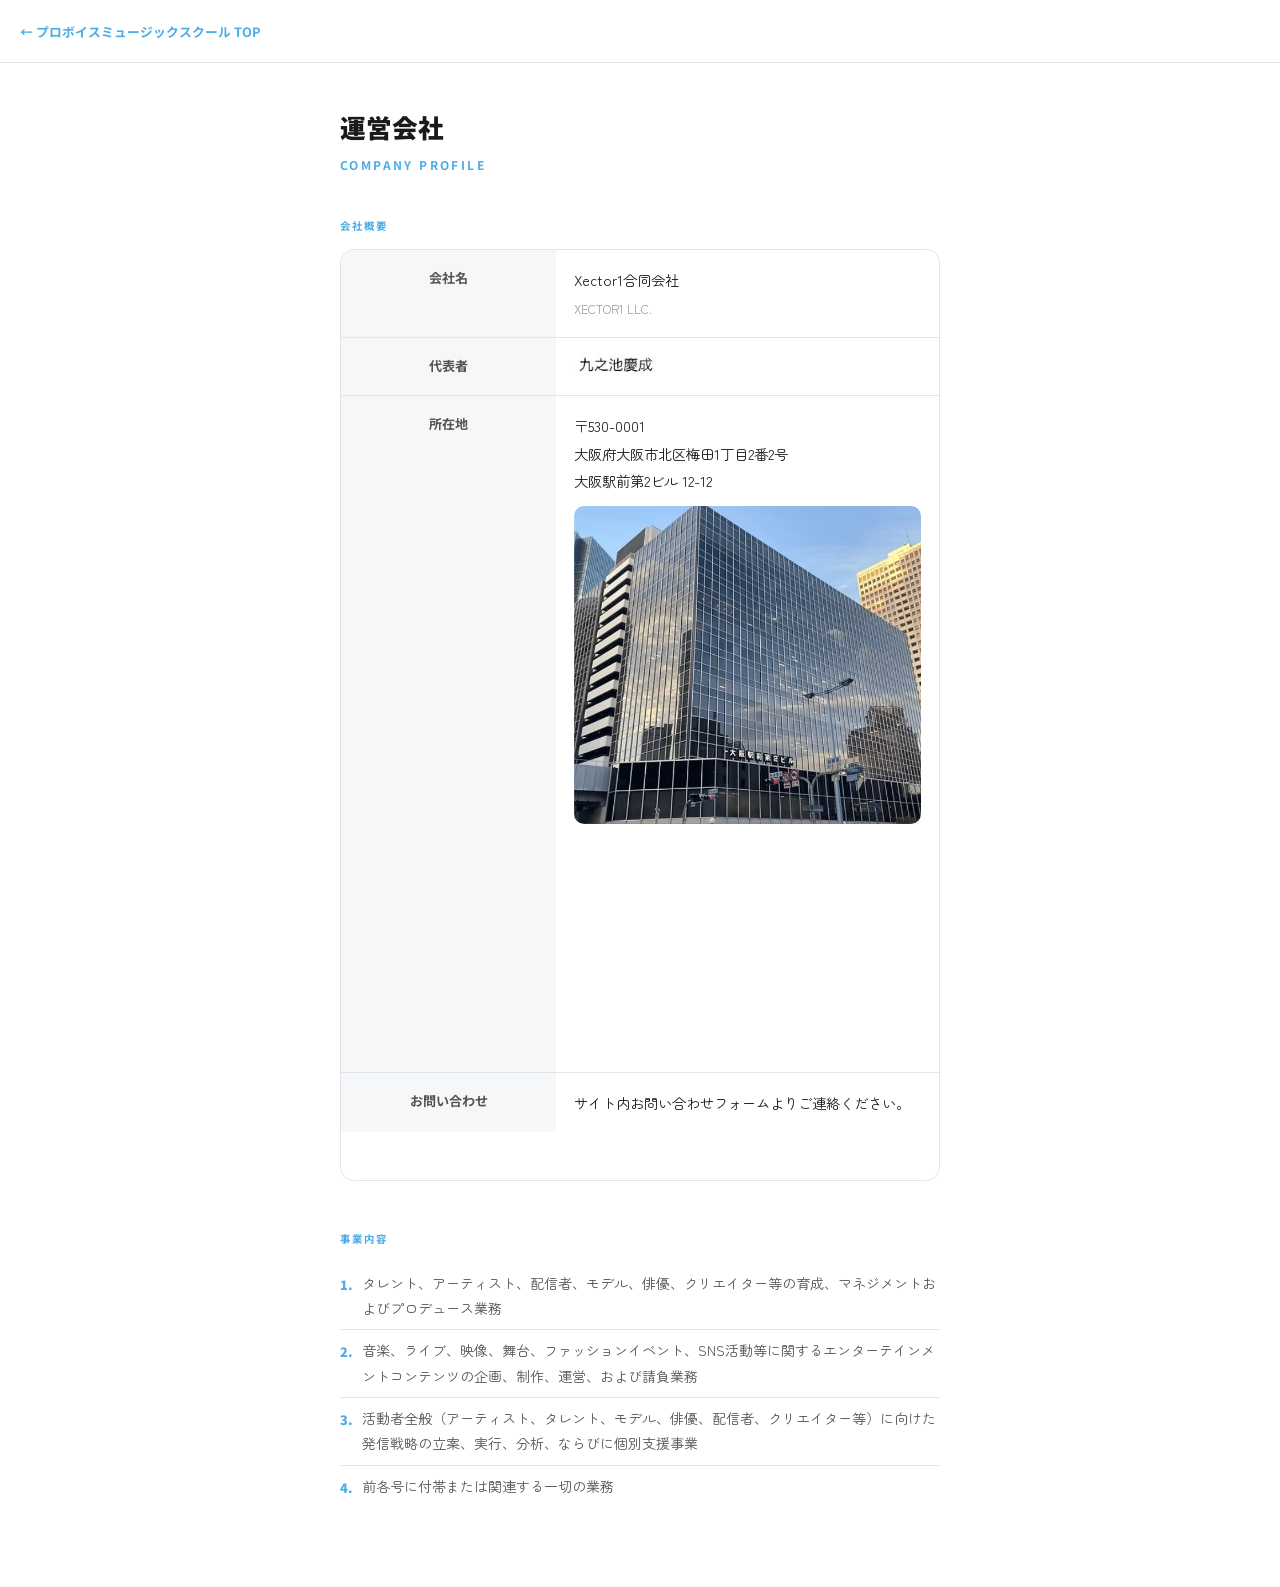
<file: company.html>
<!DOCTYPE html>
<html lang="ja">
<head>
<meta charset="UTF-8">
<meta name="viewport" content="width=device-width, initial-scale=1.0">
<title>運営会社｜プロボイスミュージックスクール</title>
<link rel="preconnect" href="https://fonts.googleapis.com">
<link href="https://fonts.googleapis.com/css2?family=Noto+Sans+JP:wght@400;500;700;900&family=Zen+Maru+Gothic:wght@400;700;900&display=swap" rel="stylesheet">
<link rel="stylesheet" href="css/style.css">
<style>
.doc-wrap{max-width:640px;margin:0 auto;padding:40px 20px 80px;}
.doc-title{font-family:var(--g);font-size:1.6rem;font-weight:900;margin-bottom:4px;}
.doc-en{font-family:var(--g);font-size:.75rem;font-weight:700;color:var(--sky);letter-spacing:.2em;margin-bottom:40px;}
.co-table{width:100%;border-collapse:collapse;font-size:.9rem;margin-bottom:48px;}
.co-table th,.co-table td{padding:16px 18px;border-bottom:1px solid var(--border);vertical-align:top;line-height:1.9;}
.co-table th{width:36%;background:var(--bg-gray);font-family:var(--g);font-weight:700;font-size:.82rem;color:var(--text-sub);}
.co-table td{color:var(--text);}
.co-table tr:last-child th,.co-table tr:last-child td{border-bottom:none;}
.biz-list{padding-left:0;list-style:none;}
.biz-list li{padding:8px 0;border-bottom:1px solid var(--border);font-size:.88rem;line-height:1.8;color:var(--text-sub);display:flex;gap:10px;}
.biz-list li:last-child{border-bottom:none;}
.biz-num{font-family:var(--g);font-weight:900;color:var(--sky);flex-shrink:0;font-size:.8rem;margin-top:2px;}
.sec-label{font-family:var(--g);font-size:.65rem;font-weight:700;color:var(--sky);letter-spacing:.2em;margin-bottom:14px;}
.page-hd{background:#fff;border-bottom:1px solid var(--border);padding:16px 20px;position:sticky;top:0;z-index:50;}
.page-hd a{font-family:var(--g);font-size:.8rem;color:var(--sky);font-weight:700;}
</style>
</head>
<body style="padding-top:0;padding-bottom:0;">
<div class="page-hd"><a href="index.html">← プロボイスミュージックスクール TOP</a></div>
<div class="doc-wrap">
  <h1 class="doc-title">運営会社</h1>
  <div class="doc-en">COMPANY PROFILE</div>

  <div class="sec-label">会社概要</div>
  <div style="overflow-x:auto;border:1px solid var(--border);border-radius:14px;overflow:hidden;margin-bottom:48px;">
  <table class="co-table">
    <tr>
      <th>会社名</th>
      <td>
        Xector1合同会社<br>
        <span style="font-size:.78rem;color:var(--text-light);">XECTOR1 LLC.</span>
      </td>
    </tr>
    <tr>
      <th>代表者</th>
      <td>
        <!-- 代表者名は画像で差し替えてください -->
        <img src="[data-uri]" alt="代表者名" style="max-height:22px;vertical-align:middle;">
      </td>
    </tr>
    <tr>
      <th>所在地</th>
      <td>
        〒530-0001<br>
        大阪府大阪市北区梅田1丁目2番2号<br>
        大阪駅前第2ビル 12-12<br>
        <img src="[data-uri]" alt="大阪駅前第2ビル" style="width:100%;border-radius:10px;margin-top:12px;max-width:360px;">
        <div style="margin-top:12px;border-radius:10px;overflow:hidden;">
          <iframe
            src="https://www.google.com/maps/embed?pb=!1m18!1m12!1m3!1d1638.5!2d135.4955!3d34.7004!2m3!1f0!2f0!3f0!3m2!1i1024!2i768!4f13.1!3m3!1m2!1s0x6000e71b6bf7bf55%3A0x4e2abf2eacf2bdd0!2z5aSn6Ziq6aeF5YmN56uL77yS44OT44OrIOS4reS4i77yQ77yS77yS!5e0!3m2!1sja!2sjp!4v1680000000000!5m2!1sja!2sjp"
            width="100%" height="220" style="border:0;display:block;" allowfullscreen="" loading="lazy" referrerpolicy="no-referrer-when-downgrade">
          </iframe>
        </div>
      </td>
    </tr>
    <tr>
      <th>お問い合わせ</th>
      <td>サイト内お問い合わせフォームよりご連絡ください。</td>
    </tr>
  </table>
  </div>

  <div class="sec-label">事業内容</div>
  <ul class="biz-list">
    <li><span class="biz-num">1.</span><span>タレント、アーティスト、配信者、モデル、俳優、クリエイター等の育成、マネジメントおよびプロデュース業務</span></li>
    <li><span class="biz-num">2.</span><span>音楽、ライブ、映像、舞台、ファッションイベント、SNS活動等に関するエンターテインメントコンテンツの企画、制作、運営、および請負業務</span></li>
    <li><span class="biz-num">3.</span><span>活動者全般（アーティスト、タレント、モデル、俳優、配信者、クリエイター等）に向けた発信戦略の立案、実行、分析、ならびに個別支援事業</span></li>
    <li><span class="biz-num">4.</span><span>前各号に付帯または関連する一切の業務</span></li>
  </ul>
</div>
</body>
</html>
</file>
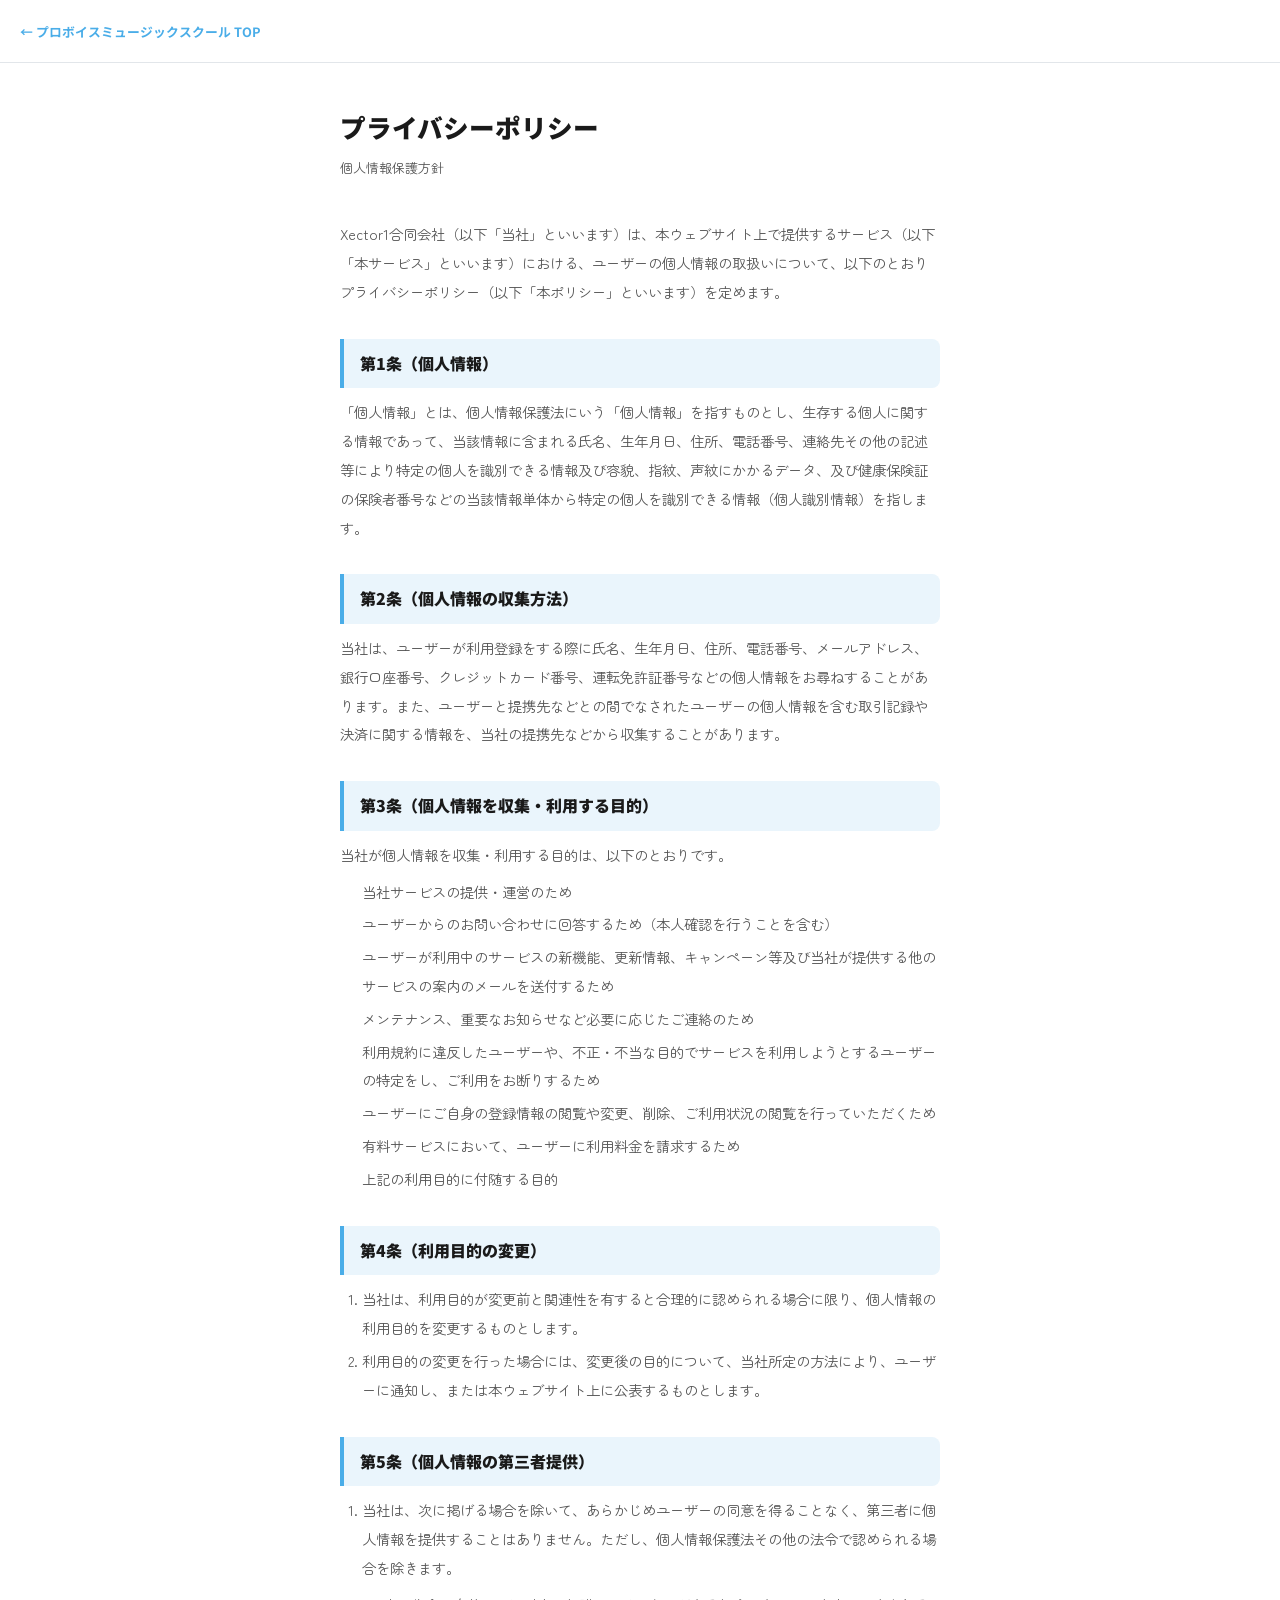
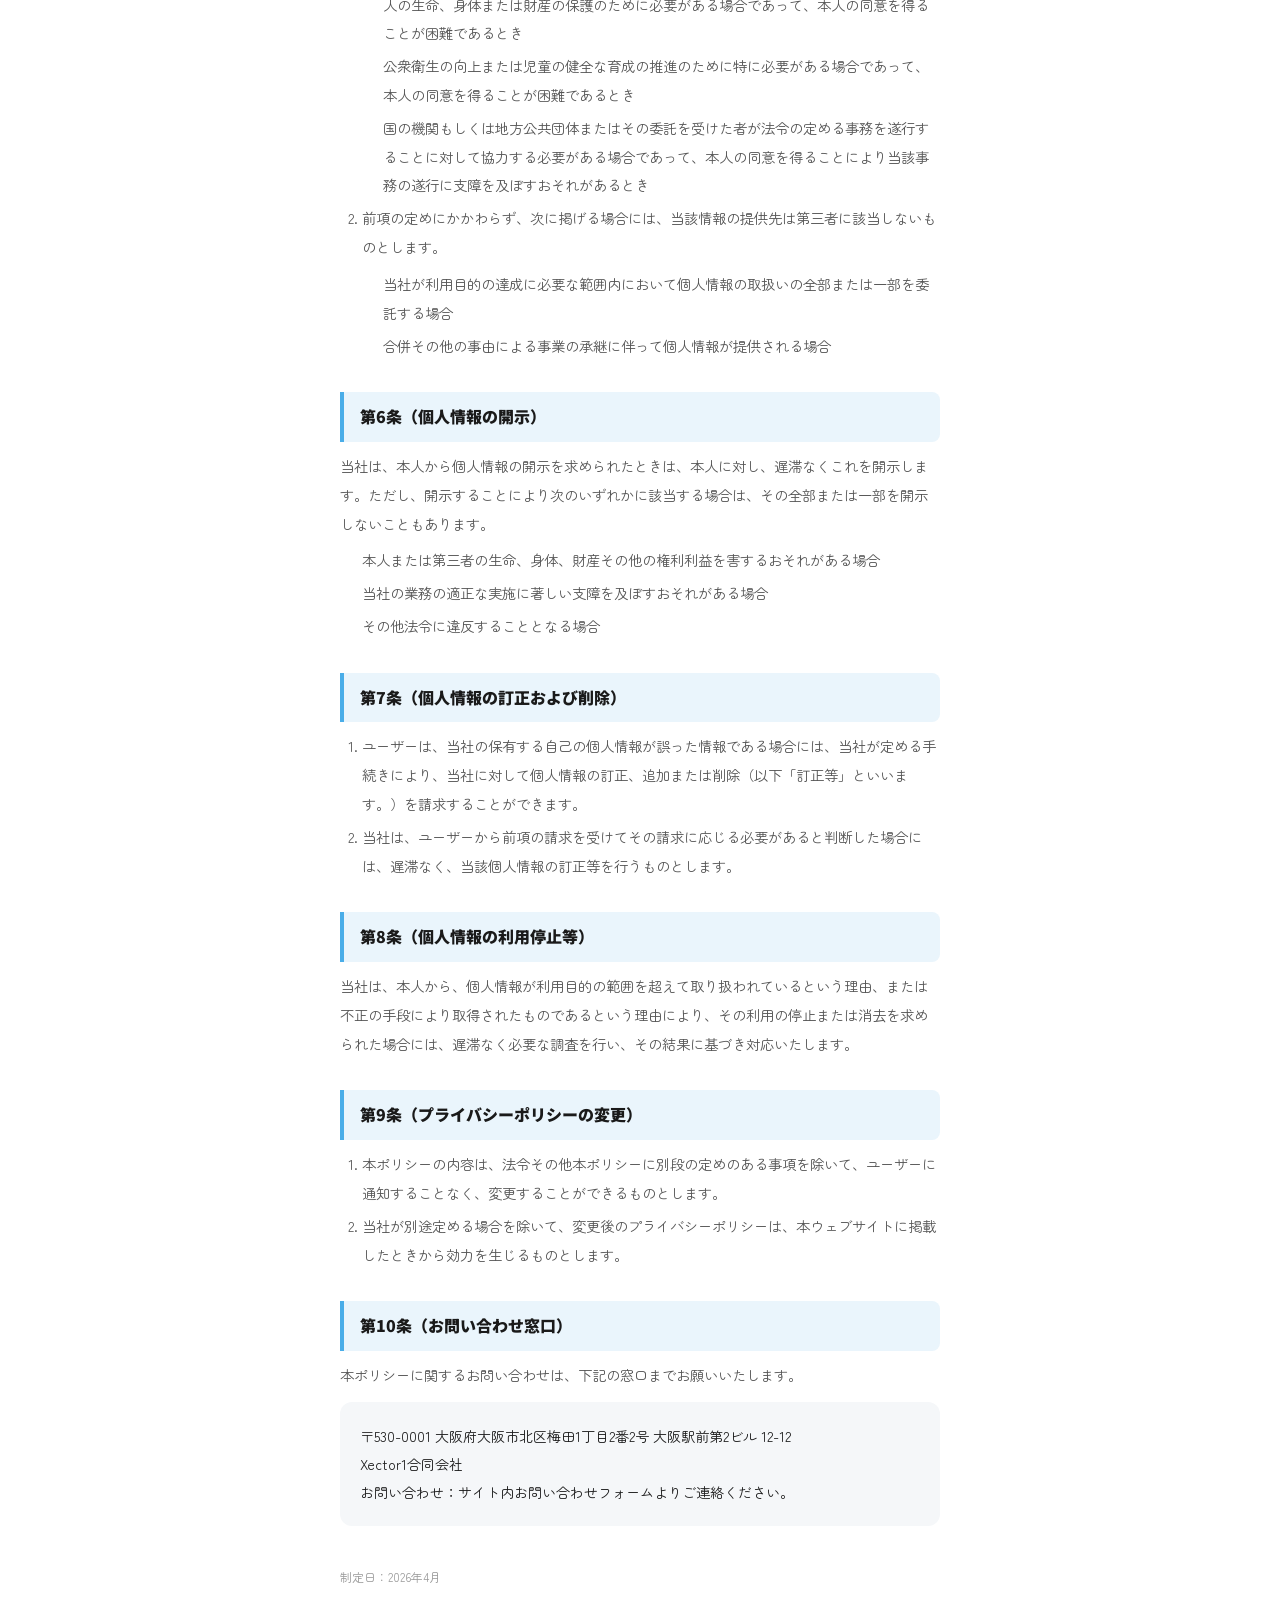
<file: privacy.html>
<!DOCTYPE html>
<html lang="ja">
<head>
<meta charset="UTF-8">
<meta name="viewport" content="width=device-width, initial-scale=1.0">
<title>プライバシーポリシー｜プロボイスミュージックスクール</title>
<link rel="preconnect" href="https://fonts.googleapis.com">
<link href="https://fonts.googleapis.com/css2?family=Noto+Sans+JP:wght@400;500;700;900&family=Zen+Maru+Gothic:wght@400;700;900&display=swap" rel="stylesheet">
<link rel="stylesheet" href="css/style.css">
<style>
.doc-wrap{max-width:640px;margin:0 auto;padding:40px 20px 80px;}
.doc-title{font-family:var(--g);font-size:1.6rem;font-weight:900;margin-bottom:6px;}
.doc-sub{font-size:.82rem;color:var(--text-sub);margin-bottom:40px;}
.doc-art{margin-bottom:32px;}
.doc-art h2{font-family:var(--g);font-size:1rem;font-weight:900;margin-bottom:10px;padding:10px 16px;background:var(--sky-pale);border-left:4px solid var(--sky);border-radius:0 8px 8px 0;}
.doc-art p,.doc-art li{font-size:.9rem;line-height:2;color:var(--text-sub);}
.doc-art ul,.doc-art ol{padding-left:1.4em;margin-top:8px;}
.doc-art li{margin-bottom:4px;}
.doc-contact{background:var(--bg-gray);border-radius:12px;padding:20px;font-size:.88rem;line-height:2;margin-top:12px;}
.page-hd{background:#fff;border-bottom:1px solid var(--border);padding:16px 20px;position:sticky;top:0;z-index:50;}
.page-hd a{font-family:var(--g);font-size:.8rem;color:var(--sky);font-weight:700;}
</style>
</head>
<body style="padding-top:0;padding-bottom:0;">
<div class="page-hd"><a href="index.html">← プロボイスミュージックスクール TOP</a></div>
<div class="doc-wrap">
  <h1 class="doc-title">プライバシーポリシー</h1>
  <p class="doc-sub">個人情報保護方針</p>

  <p style="font-size:.9rem;line-height:2;color:var(--text-sub);margin-bottom:32px;">Xector1合同会社（以下「当社」といいます）は、本ウェブサイト上で提供するサービス（以下「本サービス」といいます）における、ユーザーの個人情報の取扱いについて、以下のとおりプライバシーポリシー（以下「本ポリシー」といいます）を定めます。</p>

  <div class="doc-art">
    <h2>第1条（個人情報）</h2>
    <p>「個人情報」とは、個人情報保護法にいう「個人情報」を指すものとし、生存する個人に関する情報であって、当該情報に含まれる氏名、生年月日、住所、電話番号、連絡先その他の記述等により特定の個人を識別できる情報及び容貌、指紋、声紋にかかるデータ、及び健康保険証の保険者番号などの当該情報単体から特定の個人を識別できる情報（個人識別情報）を指します。</p>
  </div>

  <div class="doc-art">
    <h2>第2条（個人情報の収集方法）</h2>
    <p>当社は、ユーザーが利用登録をする際に氏名、生年月日、住所、電話番号、メールアドレス、銀行口座番号、クレジットカード番号、運転免許証番号などの個人情報をお尋ねすることがあります。また、ユーザーと提携先などとの間でなされたユーザーの個人情報を含む取引記録や決済に関する情報を、当社の提携先などから収集することがあります。</p>
  </div>

  <div class="doc-art">
    <h2>第3条（個人情報を収集・利用する目的）</h2>
    <p>当社が個人情報を収集・利用する目的は、以下のとおりです。</p>
    <ul>
      <li>当社サービスの提供・運営のため</li>
      <li>ユーザーからのお問い合わせに回答するため（本人確認を行うことを含む）</li>
      <li>ユーザーが利用中のサービスの新機能、更新情報、キャンペーン等及び当社が提供する他のサービスの案内のメールを送付するため</li>
      <li>メンテナンス、重要なお知らせなど必要に応じたご連絡のため</li>
      <li>利用規約に違反したユーザーや、不正・不当な目的でサービスを利用しようとするユーザーの特定をし、ご利用をお断りするため</li>
      <li>ユーザーにご自身の登録情報の閲覧や変更、削除、ご利用状況の閲覧を行っていただくため</li>
      <li>有料サービスにおいて、ユーザーに利用料金を請求するため</li>
      <li>上記の利用目的に付随する目的</li>
    </ul>
  </div>

  <div class="doc-art">
    <h2>第4条（利用目的の変更）</h2>
    <ol>
      <li>当社は、利用目的が変更前と関連性を有すると合理的に認められる場合に限り、個人情報の利用目的を変更するものとします。</li>
      <li>利用目的の変更を行った場合には、変更後の目的について、当社所定の方法により、ユーザーに通知し、または本ウェブサイト上に公表するものとします。</li>
    </ol>
  </div>

  <div class="doc-art">
    <h2>第5条（個人情報の第三者提供）</h2>
    <ol>
      <li>当社は、次に掲げる場合を除いて、あらかじめユーザーの同意を得ることなく、第三者に個人情報を提供することはありません。ただし、個人情報保護法その他の法令で認められる場合を除きます。
        <ul>
          <li>人の生命、身体または財産の保護のために必要がある場合であって、本人の同意を得ることが困難であるとき</li>
          <li>公衆衛生の向上または児童の健全な育成の推進のために特に必要がある場合であって、本人の同意を得ることが困難であるとき</li>
          <li>国の機関もしくは地方公共団体またはその委託を受けた者が法令の定める事務を遂行することに対して協力する必要がある場合であって、本人の同意を得ることにより当該事務の遂行に支障を及ぼすおそれがあるとき</li>
        </ul>
      </li>
      <li>前項の定めにかかわらず、次に掲げる場合には、当該情報の提供先は第三者に該当しないものとします。
        <ul>
          <li>当社が利用目的の達成に必要な範囲内において個人情報の取扱いの全部または一部を委託する場合</li>
          <li>合併その他の事由による事業の承継に伴って個人情報が提供される場合</li>
        </ul>
      </li>
    </ol>
  </div>

  <div class="doc-art">
    <h2>第6条（個人情報の開示）</h2>
    <p>当社は、本人から個人情報の開示を求められたときは、本人に対し、遅滞なくこれを開示します。ただし、開示することにより次のいずれかに該当する場合は、その全部または一部を開示しないこともあります。</p>
    <ul>
      <li>本人または第三者の生命、身体、財産その他の権利利益を害するおそれがある場合</li>
      <li>当社の業務の適正な実施に著しい支障を及ぼすおそれがある場合</li>
      <li>その他法令に違反することとなる場合</li>
    </ul>
  </div>

  <div class="doc-art">
    <h2>第7条（個人情報の訂正および削除）</h2>
    <ol>
      <li>ユーザーは、当社の保有する自己の個人情報が誤った情報である場合には、当社が定める手続きにより、当社に対して個人情報の訂正、追加または削除（以下「訂正等」といいます。）を請求することができます。</li>
      <li>当社は、ユーザーから前項の請求を受けてその請求に応じる必要があると判断した場合には、遅滞なく、当該個人情報の訂正等を行うものとします。</li>
    </ol>
  </div>

  <div class="doc-art">
    <h2>第8条（個人情報の利用停止等）</h2>
    <p>当社は、本人から、個人情報が利用目的の範囲を超えて取り扱われているという理由、または不正の手段により取得されたものであるという理由により、その利用の停止または消去を求められた場合には、遅滞なく必要な調査を行い、その結果に基づき対応いたします。</p>
  </div>

  <div class="doc-art">
    <h2>第9条（プライバシーポリシーの変更）</h2>
    <ol>
      <li>本ポリシーの内容は、法令その他本ポリシーに別段の定めのある事項を除いて、ユーザーに通知することなく、変更することができるものとします。</li>
      <li>当社が別途定める場合を除いて、変更後のプライバシーポリシーは、本ウェブサイトに掲載したときから効力を生じるものとします。</li>
    </ol>
  </div>

  <div class="doc-art">
    <h2>第10条（お問い合わせ窓口）</h2>
    <p>本ポリシーに関するお問い合わせは、下記の窓口までお願いいたします。</p>
    <div class="doc-contact">
      〒530-0001 大阪府大阪市北区梅田1丁目2番2号 大阪駅前第2ビル 12-12<br>
      Xector1合同会社<br>
      お問い合わせ：サイト内お問い合わせフォームよりご連絡ください。
    </div>
  </div>

  <p style="font-size:.75rem;color:var(--text-light);margin-top:40px;">制定日：2026年4月</p>
</div>
</body>
</html>
</file>
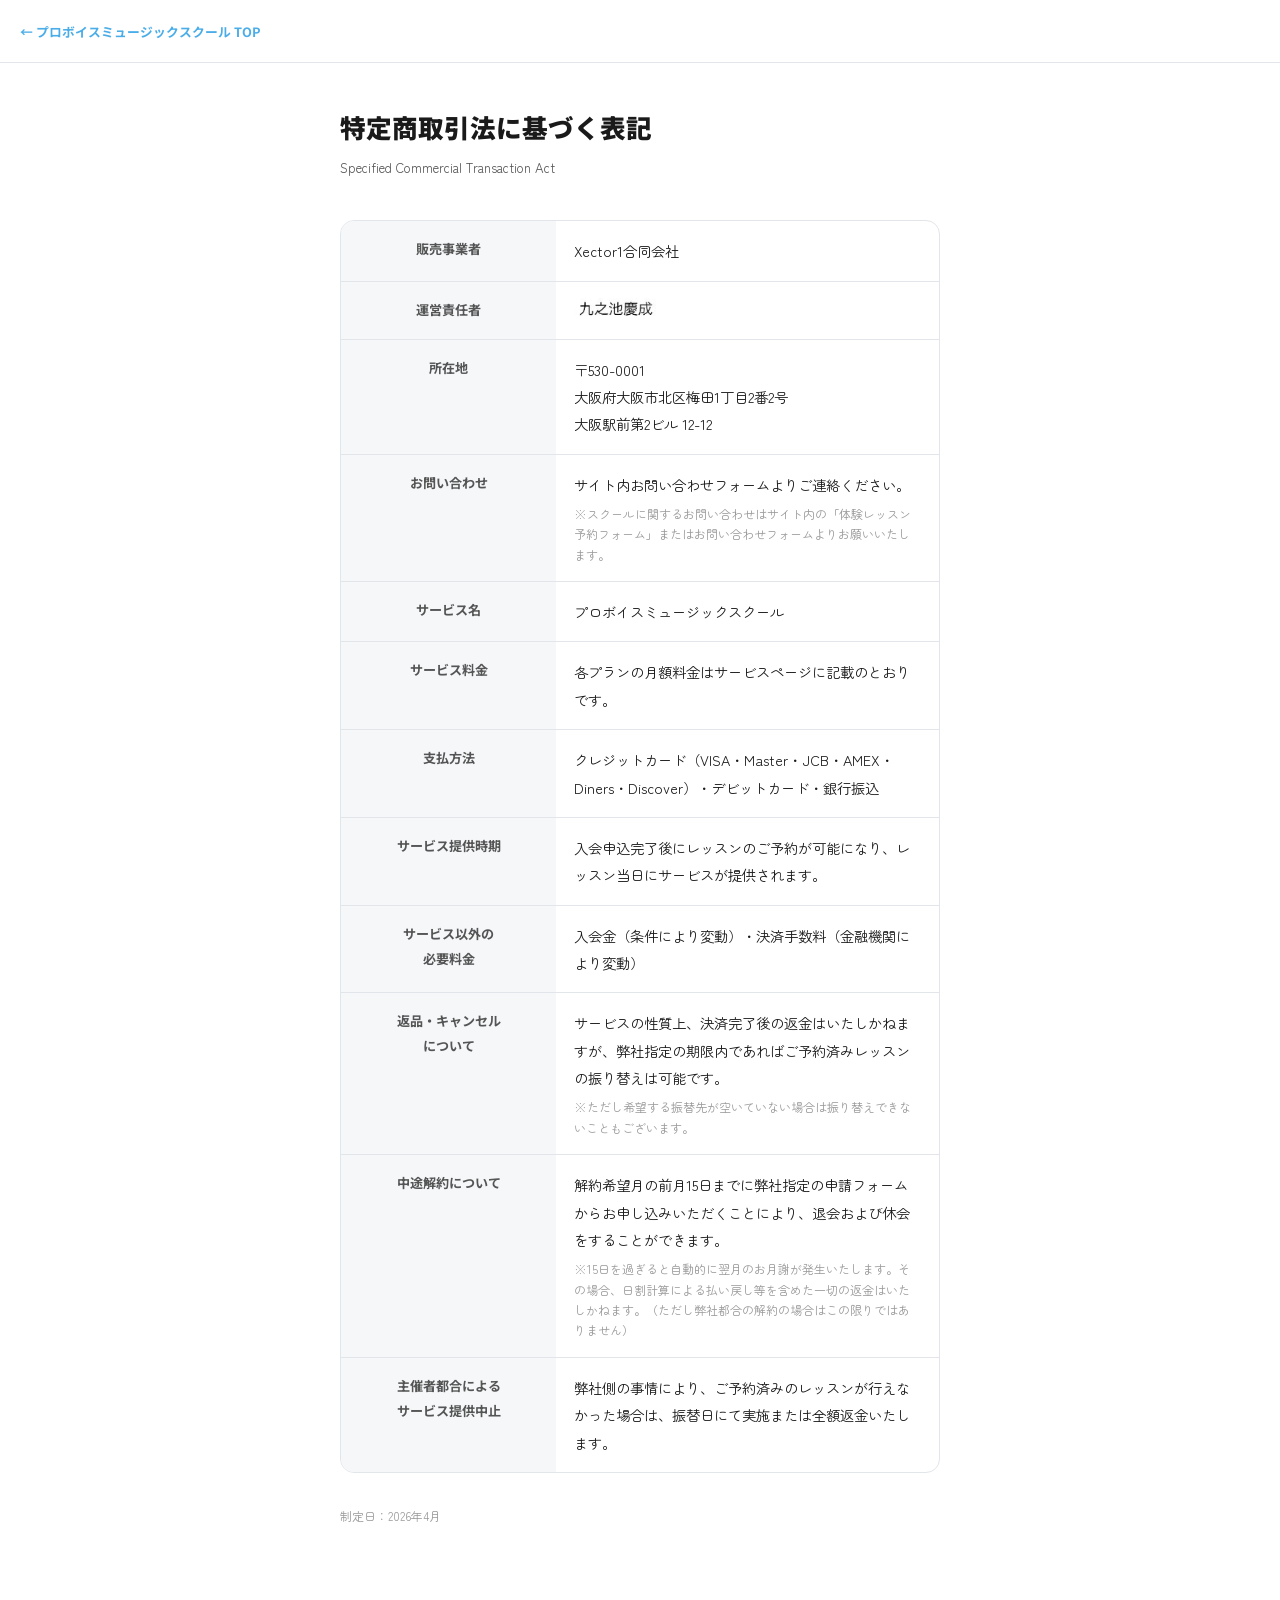
<file: tokusho.html>
<!DOCTYPE html>
<html lang="ja">
<head>
<meta charset="UTF-8">
<meta name="viewport" content="width=device-width, initial-scale=1.0">
<title>特定商取引法に基づく表記｜プロボイスミュージックスクール</title>
<link rel="preconnect" href="https://fonts.googleapis.com">
<link href="https://fonts.googleapis.com/css2?family=Noto+Sans+JP:wght@400;500;700;900&family=Zen+Maru+Gothic:wght@400;700;900&display=swap" rel="stylesheet">
<link rel="stylesheet" href="css/style.css">
<style>
.doc-wrap{max-width:640px;margin:0 auto;padding:40px 20px 80px;}
.doc-title{font-family:var(--g);font-size:1.6rem;font-weight:900;margin-bottom:6px;}
.doc-sub{font-size:.82rem;color:var(--text-sub);margin-bottom:40px;}
.toku-table{width:100%;border-collapse:collapse;font-size:.9rem;}
.toku-table th,.toku-table td{padding:16px 18px;border-bottom:1px solid var(--border);vertical-align:top;line-height:1.9;}
.toku-table th{width:36%;background:var(--bg-gray);font-family:var(--g);font-weight:700;font-size:.82rem;color:var(--text-sub);}
.toku-table td{color:var(--text);}
.toku-table tr:last-child th,.toku-table tr:last-child td{border-bottom:none;}
.note{font-size:.75rem;color:var(--text-light);margin-top:6px;line-height:1.7;}
.page-hd{background:#fff;border-bottom:1px solid var(--border);padding:16px 20px;position:sticky;top:0;z-index:50;}
.page-hd a{font-family:var(--g);font-size:.8rem;color:var(--sky);font-weight:700;}
</style>
</head>
<body style="padding-top:0;padding-bottom:0;">
<div class="page-hd"><a href="index.html">← プロボイスミュージックスクール TOP</a></div>
<div class="doc-wrap">
  <h1 class="doc-title">特定商取引法に基づく表記</h1>
  <p class="doc-sub">Specified Commercial Transaction Act</p>

  <div style="overflow-x:auto;border:1px solid var(--border);border-radius:14px;overflow:hidden;">
  <table class="toku-table">
    <tr>
      <th>販売事業者</th>
      <td>Xector1合同会社</td>
    </tr>
    <tr>
      <th>運営責任者</th>
      <td>
        <!-- 代表者名は画像で差し替えてください -->
        <img src="[data-uri]" alt="代表者名" style="max-height:22px;vertical-align:middle;">
      </td>
    </tr>
    <tr>
      <th>所在地</th>
      <td>〒530-0001<br>大阪府大阪市北区梅田1丁目2番2号<br>大阪駅前第2ビル 12-12</td>
    </tr>
    <tr>
      <th>お問い合わせ</th>
      <td>
        サイト内お問い合わせフォームよりご連絡ください。
        <div class="note">※スクールに関するお問い合わせはサイト内の「体験レッスン予約フォーム」またはお問い合わせフォームよりお願いいたします。</div>
      </td>
    </tr>
    <tr>
      <th>サービス名</th>
      <td>プロボイスミュージックスクール</td>
    </tr>
    <tr>
      <th>サービス料金</th>
      <td>各プランの月額料金はサービスページに記載のとおりです。</td>
    </tr>
    <tr>
      <th>支払方法</th>
      <td>クレジットカード（VISA・Master・JCB・AMEX・Diners・Discover）・デビットカード・銀行振込</td>
    </tr>
    <tr>
      <th>サービス提供時期</th>
      <td>入会申込完了後にレッスンのご予約が可能になり、レッスン当日にサービスが提供されます。</td>
    </tr>
    <tr>
      <th>サービス以外の<br>必要料金</th>
      <td>入会金（条件により変動）・決済手数料（金融機関により変動）</td>
    </tr>
    <tr>
      <th>返品・キャンセル<br>について</th>
      <td>
        サービスの性質上、決済完了後の返金はいたしかねますが、弊社指定の期限内であればご予約済みレッスンの振り替えは可能です。
        <div class="note">※ただし希望する振替先が空いていない場合は振り替えできないこともございます。</div>
      </td>
    </tr>
    <tr>
      <th>中途解約について</th>
      <td>
        解約希望月の前月15日までに弊社指定の申請フォームからお申し込みいただくことにより、退会および休会をすることができます。
        <div class="note">※15日を過ぎると自動的に翌月のお月謝が発生いたします。その場合、日割計算による払い戻し等を含めた一切の返金はいたしかねます。（ただし弊社都合の解約の場合はこの限りではありません）</div>
      </td>
    </tr>
    <tr>
      <th>主催者都合による<br>サービス提供中止</th>
      <td>弊社側の事情により、ご予約済みのレッスンが行えなかった場合は、振替日にて実施または全額返金いたします。</td>
    </tr>
  </table>
  </div>

  <p style="font-size:.75rem;color:var(--text-light);margin-top:32px;">制定日：2026年4月</p>
</div>
</body>
</html>
</file>
<file: css/style.css>
:root{--sky:#4AADE8;--sky-dark:#3591C5;--sky-pale:#EAF5FC;--sky-mist:#F4FAFD;--accent:#FF6B8A;--accent-dark:#E55A78;--accent-pale:#FFF0F3;--yellow:#FFD43B;--yellow-pale:#FFFAE6;--ym:rgba(255,213,59,.45);--green:#06C755;--green-dark:#05A648;--pro-bg:#1B2838;--pro-bg2:#243447;--text:#1a1a1a;--text-sub:#555;--text-light:#999;--bg:#FFF;--bg-gray:#F5F7F9;--border:#E2E6EA;--g:'Noto Sans JP',sans-serif;--r:'Zen Maru Gothic','Noto Sans JP',sans-serif;}
*,*::before,*::after{box-sizing:border-box;margin:0;padding:0;}
html{scroll-behavior:smooth;}
body{font-family:var(--r);color:var(--text);background:var(--bg);line-height:1.85;overflow-x:hidden;-webkit-font-smoothing:antialiased;font-size:16px;padding-top:52px;padding-bottom:70px;}
img{max-width:100%;height:auto;display:block;}
a{text-decoration:none;color:inherit;}
ul{list-style:none;}
.c{max-width:640px;margin:0 auto;padding:0 20px;}
.hl{background:linear-gradient(transparent 60%,var(--ym) 60%);padding:0 2px;}
.ylm{background:linear-gradient(transparent 55%,var(--ym) 55%);padding:0 2px;display:inline;box-decoration-break:clone;-webkit-box-decoration-break:clone;}
.ph{width:100%;background:linear-gradient(135deg,#e6f0f8,#d8e8f3);border-radius:12px;display:flex;align-items:center;justify-content:center;color:var(--sky-dark);font-size:.82rem;font-weight:700;position:relative;overflow:hidden;border:1px solid rgba(74,173,232,.08);}
.ph::after{content:'※ 写真を差し替え';position:absolute;bottom:8px;right:12px;font-size:.5rem;color:rgba(0,0,0,.15);font-weight:400;}

/* Float + Glow animation for CTAs — STRENGTHENED */
@keyframes ctaFloat{0%,100%{transform:translateY(0)}50%{transform:translateY(-6px)}}
@keyframes btnGlow{0%,100%{box-shadow:0 4px 20px rgba(6,199,85,.35),0 0 0 0 rgba(6,199,85,.45)}60%{box-shadow:0 6px 32px rgba(6,199,85,.5),0 0 0 16px rgba(6,199,85,0)}}
.btn-float{animation:ctaFloat 2.5s ease-in-out infinite,btnGlow 2s ease-in-out infinite;}

/* Header */
.hd{position:fixed;top:0;left:0;right:0;z-index:320;background:rgba(255,255,255,.97);backdrop-filter:blur(16px);border-bottom:1px solid var(--border);transition:box-shadow .3s;}
.hd.scrolled{box-shadow:0 1px 16px rgba(0,0,0,.06);}
.hd-in{max-width:640px;margin:0 auto;padding:10px 20px;display:flex;align-items:center;justify-content:space-between;}
.logo{font-family:var(--g);font-weight:900;font-size:.82rem;line-height:1.3;letter-spacing:.02em;}
.logo small{display:block;font-size:.5rem;font-weight:500;color:var(--text-sub);}
.hd-cta{background:var(--green);color:#fff;font-family:var(--g);font-size:.68rem;font-weight:700;padding:8px 14px;border-radius:30px;white-space:nowrap;}

/* Hero */
.hero{padding:0;}
.hero-img{width:100%;aspect-ratio:3/4;position:relative;overflow:hidden;}
/* CHANGED: hero overlay text larger */
.hero-img-ov{position:absolute;bottom:0;left:0;right:0;padding:32px 24px 28px;background:linear-gradient(0deg,rgba(0,0,0,.55) 0%,transparent 100%);}
.hero-img-ov p{color:rgba(255,255,255,.95);font-size:1.18rem;line-height:2.1;font-weight:700;letter-spacing:.04em;}
.hero-ph{position:absolute;top:50%;left:50%;transform:translate(-50%,-50%);font-size:1.1rem;color:rgba(0,0,0,.1);}
.hero-body{padding:32px 20px 40px;text-align:center;max-width:640px;margin:0 auto;}
.hero-tag{font-family:var(--g);font-size:1.1rem;color:var(--sky);font-weight:900;margin-bottom:6px;letter-spacing:.06em;}
.hero h1{font-family:var(--g);font-size:clamp(1.5rem,5.8vw,2.1rem);font-weight:900;line-height:1.4;margin-bottom:6px;letter-spacing:.02em;}
.hero h1 em{font-style:normal;color:var(--sky);}
.hero-name{font-family:var(--g);font-size:1.2rem;font-weight:900;color:var(--text);margin-bottom:20px;letter-spacing:.04em;}
.hero-sub-catch{font-family:var(--g);font-size:.92rem;font-weight:700;color:var(--accent);margin-bottom:6px;line-height:1.6;}
/* CHANGED: hero-pi darker */
.hero-pi{font-size:.8rem;color:#555;margin-bottom:6px;letter-spacing:.08em;font-weight:600;}
.hero-pb{display:inline-flex;align-items:baseline;gap:4px;border:2.5px solid var(--text);border-radius:60px;padding:10px 28px;margin-bottom:4px;background:linear-gradient(transparent 62%,var(--ym) 62%);}
.hero-pb *{font-family:var(--g);}
.hero-pl{font-size:.85rem;font-weight:700;}
.hero-pn{font-size:2.8rem;font-weight:900;line-height:1;letter-spacing:-.02em;}
.hero-ps{font-size:1rem;font-weight:700;}
.hero-pnote{font-size:.7rem;color:var(--text-light);margin-bottom:28px;}
.hero-merits{display:flex;flex-direction:column;gap:8px;margin-bottom:32px;text-align:left;}
.hero-m{display:flex;align-items:flex-start;gap:8px;font-size:.92rem;font-weight:600;line-height:1.7;}
.hero-mi{flex-shrink:0;font-size:1rem;margin-top:1px;}
/* CHANGED: all .btn → green */
.btn{display:block;width:100%;max-width:400px;margin:0 auto;padding:18px;border-radius:60px;text-align:center;font-family:var(--g);font-size:1.05rem;font-weight:900;color:#fff;background:var(--green);border:none;cursor:pointer;box-shadow:0 4px 20px rgba(6,199,85,.3);transition:background .2s,box-shadow .2s;letter-spacing:.04em;}
.btn:hover{background:var(--green-dark);box-shadow:0 6px 28px rgba(6,199,85,.45);}
/* btn-g kept identical (all green now) */
.btn-g{background:var(--green);box-shadow:0 4px 20px rgba(6,199,85,.3);}
.btn-g:hover{background:var(--green-dark);}
.hero-note{margin-top:14px;font-size:.7rem;color:var(--text-light);text-align:center;}

/* Campaign */
.camp{background:var(--yellow-pale);border-top:3px solid var(--yellow);padding:16px 20px;text-align:center;}
.camp-main{font-family:var(--g);font-size:1rem;font-weight:700;margin-bottom:4px;}
.camp-free{font-family:var(--g);font-size:2.2rem;font-weight:900;color:var(--accent);line-height:1.2;}
.camp-free small{font-size:1rem;font-weight:700;}

/* Section */
.sec{padding:60px 0;}
.sec-gray{background:var(--bg-gray);}
.sec-sky{background:var(--sky-mist);}
.sec-pro{background:var(--pro-bg);color:#fff;}
.sec-pro .sec-desc{color:rgba(255,255,255,.6);}
.sec-hd{text-align:center;margin-bottom:36px;}
.sec-t{font-family:var(--g);font-size:clamp(1.3rem,5vw,1.7rem);font-weight:900;line-height:1.5;letter-spacing:.02em;}
.sec-desc{font-size:.9rem;color:var(--text-sub);margin-top:10px;line-height:2;}

/* Pain */
.pain{display:flex;flex-direction:column;border-radius:12px;overflow:hidden;border:1px solid var(--border);}
.pain-i{padding:17px 20px;font-size:1.02rem;font-weight:600;text-align:center;background:var(--sky-pale);border-bottom:1px solid rgba(74,173,232,.1);}
.pain-i:nth-child(odd){background:var(--bg);}
.pain-i:last-child{border-bottom:none;}

/* 受講のしかた */
.ht-icons{display:flex;justify-content:center;align-items:center;gap:8px;margin:20px 0;flex-wrap:wrap;}
.ht-ic{width:52px;height:52px;border-radius:14px;background:var(--bg);border:1px solid var(--border);display:flex;align-items:center;justify-content:center;font-size:1.4rem;box-shadow:0 1px 4px rgba(0,0,0,.04);}
.ht-plus{font-family:var(--g);font-size:1.2rem;color:var(--text-light);font-weight:700;}
.ht-txt{font-size:.95rem;color:var(--text-sub);line-height:2;text-align:center;}
.ht-txt strong{color:var(--sky);}
.ht-box{background:var(--bg);border:1px solid var(--border);border-radius:14px;padding:22px 20px;margin-top:24px;text-align:center;box-shadow:0 2px 12px rgba(0,0,0,.03);}
.ht-box-t{font-family:var(--g);font-size:1rem;font-weight:700;color:var(--sky);margin-bottom:8px;}
.ht-box-d{font-size:.88rem;color:var(--text-sub);line-height:2;}

/* Reasons */
.rl{display:flex;flex-direction:column;background:var(--bg);border:1px solid var(--border);border-radius:14px;overflow:hidden;}
.ri{display:flex;align-items:flex-start;gap:14px;font-size:.98rem;line-height:1.8;padding:16px 20px;border-bottom:1px solid var(--border);font-weight:500;}
.ri:last-child{border-bottom:none;}
.rc{width:26px;height:26px;flex-shrink:0;margin-top:2px;background:var(--sky);border-radius:6px;display:flex;align-items:center;justify-content:center;color:#fff;font-family:var(--g);font-size:.65rem;font-weight:900;}

/* ボイトレSTEP */
.st-item{padding:36px 0;border-bottom:1px solid var(--border);}
.st-item:last-child{border-bottom:none;padding-bottom:0;}
.st-num{font-family:var(--g);font-size:2.2rem;font-weight:900;color:var(--sky);line-height:1;position:relative;margin-bottom:12px;display:inline-block;}
.st-num::after{content:'';position:absolute;bottom:-2px;left:0;width:100%;height:3px;background:var(--sky);border-radius:2px;}
.st-num span{font-size:.6rem;font-weight:700;color:var(--sky);letter-spacing:.15em;display:block;}
.st-t{font-family:var(--g);font-size:1.1rem;font-weight:800;line-height:1.5;}
.st-d{font-size:.9rem;color:var(--text-sub);line-height:2;margin-top:8px;}
.st-ph{margin-top:16px;aspect-ratio:16/10;border-radius:12px;}

/* Release box */
.release-box{background:linear-gradient(180deg,#0a0a20 0%,#16213E 100%);border-radius:20px;overflow:hidden;box-shadow:0 8px 40px rgba(0,0,0,.15);}
.release-img{width:100%;aspect-ratio:16/9;object-fit:cover;}
.release-body{padding:28px 24px 32px;text-align:center;color:#fff;}
.release-h{font-family:var(--g);font-size:clamp(1.25rem,5vw,1.8rem);font-weight:900;line-height:1.45;margin-bottom:10px;}
.release-h em{font-style:normal;color:var(--yellow);}
/* CHANGED: release-reach — prominent stat */
.release-reach{font-family:var(--g);font-size:1.25rem;font-weight:900;color:rgba(255,255,255,.9);margin-bottom:6px;line-height:1.45;letter-spacing:.01em;}
.release-reach em{font-style:normal;color:var(--yellow);font-size:1.65rem;}
.release-sub{color:rgba(255,255,255,.75);font-size:.95rem;line-height:1.8;margin-bottom:16px;font-weight:600;}
.release-desc{font-size:.85rem;color:rgba(255,255,255,.5);line-height:2;margin-top:16px;margin-bottom:0;text-align:left;}
.release-platforms-head{font-family:var(--g);font-size:.78rem;font-weight:700;color:var(--sky);letter-spacing:.1em;margin-bottom:12px;}
.release-platforms-img{width:100%;border-radius:10px;background:#fff;}
/* Platform tags list */
.release-platform-tags{display:flex;flex-wrap:wrap;gap:6px;justify-content:center;margin:14px 0 18px;}
.release-platform-tags span{font-family:var(--g);font-size:.72rem;font-weight:700;background:rgba(255,255,255,.08);border:1px solid rgba(255,255,255,.18);color:rgba(255,255,255,.85);padding:5px 12px;border-radius:20px;letter-spacing:.03em;}
.release-platform-tags .etc{color:var(--sky);border-color:rgba(74,173,232,.4);background:rgba(74,173,232,.08);}
/* 追加費用一切なし badge */
.release-free-badge{display:inline-block;font-family:var(--g);font-size:1.45rem;font-weight:900;color:var(--yellow);background:rgba(255,213,59,.12);border:2px solid rgba(255,213,59,.45);border-radius:12px;padding:12px 24px;margin:4px 0 0;letter-spacing:.04em;}
.release-free-badge small{font-size:.75rem;font-weight:700;color:rgba(255,213,59,.7);display:block;margin-top:2px;}
.dr-en{font-family:var(--g);font-size:.65rem;font-weight:700;color:var(--sky);letter-spacing:.2em;margin-bottom:10px;}

/* 実績 */
.ac-list{display:flex;flex-direction:column;gap:16px;}
.ac-card{background:var(--bg);border:1px solid var(--border);border-radius:14px;overflow:hidden;box-shadow:0 2px 12px rgba(0,0,0,.03);}
.ac-ph{width:100%;aspect-ratio:16/9;}
.ac-body{padding:18px 20px;}
.ac-label{font-family:var(--g);font-size:.6rem;font-weight:700;color:var(--sky);letter-spacing:.1em;margin-bottom:4px;}
.ac-t{font-family:var(--g);font-size:1.05rem;font-weight:900;line-height:1.5;}
.ac-stat{background:linear-gradient(135deg,#080818,#16213E);border-radius:14px;padding:28px 24px;text-align:center;color:#fff;position:relative;overflow:hidden;}
.ac-stat::before{content:'';position:absolute;top:-30px;right:-30px;width:120px;height:120px;background:radial-gradient(circle,rgba(74,173,232,.15),transparent 70%);border-radius:50%;}
.ac-sl{font-family:var(--g);font-size:.6rem;font-weight:700;color:var(--sky);letter-spacing:.12em;margin-bottom:8px;position:relative;}
.ac-sn{display:flex;align-items:baseline;justify-content:center;gap:6px;margin-bottom:6px;position:relative;}
.ac-sb{font-family:var(--g);font-size:1rem;font-weight:700;color:rgba(255,255,255,.4);text-decoration:line-through;}
.ac-sa{font-size:1.2rem;color:var(--sky);}
.ac-saf{font-family:var(--g);font-size:2.4rem;font-weight:900;color:var(--yellow);line-height:1;}
.ac-saf small{font-size:.8rem;font-weight:700;}
.ac-sd{font-size:.82rem;color:rgba(255,255,255,.6);line-height:1.7;position:relative;}
.ac-ptr{display:flex;align-items:center;gap:14px;background:var(--bg);border:2px solid var(--sky);border-radius:14px;padding:20px;box-shadow:0 2px 16px rgba(74,173,232,.06);}
.ac-pi{width:56px;height:56px;border-radius:12px;background:var(--sky-pale);display:flex;align-items:center;justify-content:center;font-size:1.8rem;flex-shrink:0;}
.ac-pl{font-family:var(--g);font-size:.6rem;font-weight:700;color:var(--sky);letter-spacing:.1em;margin-bottom:2px;}
.ac-pt{font-family:var(--g);font-size:.95rem;font-weight:800;line-height:1.5;}

/* Zero */
.zero{background:var(--accent-pale);padding:48px 20px;text-align:center;position:relative;overflow:hidden;}
.zero-o{font-size:.95rem;color:var(--text-light);}
.zero-o s{font-family:var(--g);font-size:1.2rem;font-weight:700;}
.zero-ar{font-size:1.4rem;color:var(--accent);margin:8px 0;}
.zero-v{font-family:var(--g);font-size:3.2rem;font-weight:900;color:var(--accent);line-height:1.15;margin-bottom:4px;}
.zero-v small{font-size:.95rem;font-weight:700;}
.zero-n{font-size:.88rem;color:var(--text-sub);line-height:2;margin-top:14px;}
.zero-n strong{color:var(--accent);}

/* Features (活動サポート - pro tone) */
.ft-item{padding:36px 0;border-bottom:1px solid rgba(255,255,255,.1);}
.ft-item:last-child{border-bottom:none;padding-bottom:0;}
.ft-num{font-family:var(--g);font-size:1.8rem;font-weight:900;color:rgba(74,173,232,.25);line-height:1;margin-bottom:6px;}
.ft-t{font-family:var(--g);font-size:1.12rem;font-weight:800;margin-bottom:10px;line-height:1.5;}
.ft-d{font-size:.9rem;color:rgba(255,255,255,.65);line-height:2;}
.ft-d strong{color:#fff;font-weight:700;background:linear-gradient(transparent 60%,rgba(74,173,232,.2) 60%);}
.ft-ph{margin-top:16px;aspect-ratio:16/10;border-radius:12px;border:1px solid rgba(255,255,255,.08);background:rgba(255,255,255,.04) !important;}
.ft-ph::after{color:rgba(255,255,255,.15) !important;}

/* Roadmap */
.rm-list{display:flex;flex-direction:column;position:relative;}
.rm-list::before{content:'';position:absolute;left:28px;top:30px;bottom:30px;width:2px;background:var(--border);}
.rm-item{display:grid;grid-template-columns:58px 1fr;gap:16px;align-items:start;position:relative;padding:22px 0;}
.rm-b{width:58px;height:58px;border-radius:50%;display:flex;flex-direction:column;align-items:center;justify-content:center;font-family:var(--g);font-size:.42rem;font-weight:900;color:#fff;z-index:1;flex-shrink:0;line-height:1.1;box-shadow:0 2px 10px rgba(0,0,0,.08);}
.rm-b span{font-size:1rem;}
.p1{background:var(--sky)}.p2{background:#51CF66}.p3{background:var(--accent)}.p4{background:linear-gradient(135deg,#C9991A,#F0D860);color:#3a3000;}
.rm-t{font-family:var(--g);font-size:1.02rem;font-weight:800;margin-bottom:4px;line-height:1.45;}
.rm-d{font-size:.86rem;color:var(--text-sub);line-height:2;}

/* Trial lesson flow */
.trial-flow{display:flex;flex-direction:column;align-items:center;gap:0;}
.trial-step{display:flex;align-items:flex-start;gap:16px;width:100%;padding:4px 0;}
.trial-num{width:52px;height:52px;border-radius:50%;background:var(--sky);color:#fff;font-family:var(--g);font-size:1.3rem;font-weight:900;display:flex;align-items:center;justify-content:center;flex-shrink:0;box-shadow:0 2px 10px rgba(74,173,232,.2);}
.trial-num.done{background:var(--accent);box-shadow:0 2px 10px rgba(255,107,138,.25);}
.trial-body{flex:1;padding-top:6px;}
.trial-t{font-family:var(--g);font-size:1.05rem;font-weight:800;margin-bottom:4px;line-height:1.5;}
.trial-d{font-size:.85rem;color:var(--text-sub);line-height:1.8;}
.trial-free{margin-top:8px;font-family:var(--g);font-size:1rem;font-weight:700;color:var(--text-sub);}
.trial-free span{font-size:1.6rem;font-weight:900;color:var(--accent);background:linear-gradient(transparent 55%,var(--ym) 55%);padding:0 4px;}
.trial-line{width:3px;height:28px;background:var(--border);border-radius:2px;margin-left:25px;}

/* Pricing */
.pr-free-banner{background:var(--accent);color:#fff;border-radius:12px;padding:14px 20px;text-align:center;margin-bottom:24px;font-family:var(--g);}
.pr-free-banner-t{font-size:.82rem;font-weight:700;opacity:.9;margin-bottom:2px;}
.pr-free-banner-v{font-size:1.8rem;font-weight:900;letter-spacing:.02em;}
.pr-block{margin-bottom:28px;background:var(--bg);border:1px solid var(--border);border-radius:14px;overflow:hidden;box-shadow:0 1px 8px rgba(0,0,0,.03);}
.pr-label{display:block;background:var(--sky);color:#fff;font-family:var(--g);font-size:1.05rem;font-weight:900;padding:12px 22px;letter-spacing:.04em;}
.pr-row{padding:16px 22px;border-bottom:1px solid var(--border);position:relative;}
.pr-row:last-child{border-bottom:none;}
.pr-row.best{background:var(--accent-pale);border-bottom-color:rgba(255,107,138,.15);}
.pr-row-m{display:flex;justify-content:space-between;align-items:baseline;width:100%;}
.pr-freq{font-family:var(--g);font-weight:800;letter-spacing:.02em;}
.pr-amt{font-family:var(--g);font-weight:900;font-size:1.1rem;}
.pr-tax{font-size:.68rem;color:var(--text-light);font-weight:400;margin-left:4px;}
.pr-unit{display:flex;justify-content:flex-end;align-items:center;gap:6px;margin-top:3px;font-family:var(--g);font-size:.72rem;color:var(--text-sub);}
.pr-unit b{font-size:.82rem;font-weight:800;color:var(--sky-dark);}
.pr-row.best .pr-unit b{color:var(--accent);font-size:.88rem;}
.pr-best{font-family:var(--g);font-size:.55rem;font-weight:900;background:var(--accent);color:#fff;padding:2px 8px;border-radius:3px;position:absolute;top:10px;right:16px;}
/* compare table */
.cmp{width:100%;border-collapse:collapse;margin-top:28px;font-family:var(--g);font-size:.82rem;border-radius:14px;overflow:hidden;border:1px solid var(--border);}
.cmp th{padding:12px 8px;font-weight:700;text-align:center;}
.cmp th:first-child{text-align:left;width:26%;}
.cmp thead th{background:var(--bg-gray);color:var(--text-sub);font-size:.7rem;}
.cmp .cm{color:var(--text-light);}
.cmp .co{color:var(--sky);font-weight:900;font-size:calc(.7rem + 2px);}
.cmp td{padding:12px 8px;text-align:center;border-top:1px solid var(--border);font-weight:600;}
.cmp td:first-child{text-align:left;font-weight:700;font-size:.78rem;}
.cmp .tm{color:var(--text-light);text-decoration:line-through;font-weight:400;}
.cmp .to{color:var(--sky);font-weight:900;font-size:calc(.9rem + 2px);}
.cmp .ts{color:#C40000;font-weight:900;font-size:calc(.7rem + 3px);}
.cmp tr.best-r{background:var(--accent-pale);}
.cmp tr.best-r .to{color:var(--sky);font-size:calc(.95rem + 2px);}
.pr-extra{background:var(--bg);border:1px solid var(--border);border-radius:12px;padding:18px 22px;margin-top:12px;}
.pr-extra-r{display:flex;justify-content:space-between;align-items:center;font-family:var(--g);font-size:.92rem;padding:5px 0;}
.pr-extra-r:first-child{font-weight:800;}
.pr-free-v{font-family:var(--g);font-size:1.6rem;font-weight:900;color:var(--accent);}
.pr-hl{background:var(--yellow-pale);border:2px solid var(--yellow);border-radius:14px;padding:20px 22px;margin-top:24px;font-size:.92rem;text-align:center;line-height:2;}
.pr-hl strong{color:var(--accent);}

/* Voices */
.vc-list{display:flex;flex-direction:column;gap:24px;}
.vc-card{background:var(--bg);border:1px solid var(--border);border-radius:16px;overflow:hidden;box-shadow:0 2px 12px rgba(0,0,0,.03);}
.vc-ph{width:100%;aspect-ratio:4/3;}
.vc-body{padding:24px 22px;}
.vc-h{font-family:var(--g);font-size:1.08rem;font-weight:800;margin-bottom:10px;line-height:1.5;}
.vc-d{font-size:.9rem;color:var(--text-sub);line-height:2;margin-bottom:16px;}
.vc-ft{display:flex;align-items:center;gap:12px;}
.vc-av{width:44px;height:44px;border-radius:50%;background:var(--sky-pale);border:2px solid var(--sky);display:flex;align-items:center;justify-content:center;font-family:var(--g);font-weight:900;font-size:.88rem;color:var(--sky);flex-shrink:0;}
.vc-nm{font-family:var(--g);font-size:.85rem;font-weight:700;}
.vc-dt{font-size:.7rem;color:var(--text-light);}
.vc-tags{display:flex;gap:5px;margin-top:4px;}
.vc-tag{font-family:var(--g);font-size:.58rem;font-weight:700;padding:3px 10px;border-radius:20px;background:var(--sky);color:#fff;}
.vc-tag.pk{background:var(--accent);}

/* FAQ */
.fq{display:flex;flex-direction:column;gap:8px;}
.fq-i{border:1px solid var(--border);border-radius:12px;overflow:hidden;background:var(--bg);}
.fq-q{display:flex;align-items:center;gap:12px;padding:16px 20px;cursor:pointer;user-select:none;font-size:.95rem;font-weight:700;}
.fq-q:hover{background:var(--bg-gray);}
.fq-ql{width:28px;height:28px;flex-shrink:0;background:var(--sky);color:#fff;border-radius:6px;display:flex;align-items:center;justify-content:center;font-family:var(--g);font-size:.75rem;font-weight:900;}
.fq-qt{flex:1;font-family:var(--g);font-weight:700;}
.fq-qg{width:26px;height:26px;flex-shrink:0;border-radius:50%;background:var(--bg-gray);display:flex;align-items:center;justify-content:center;font-size:1rem;color:var(--text-light);transition:transform .3s,background .3s,color .3s;}
.fq-i.open .fq-qg{transform:rotate(45deg);background:var(--sky);color:#fff;}
.fq-a{max-height:0;overflow:hidden;transition:max-height .4s ease;}
.fq-i.open .fq-a{max-height:400px;}
.fq-ai{padding:0 20px 20px 60px;font-size:.88rem;color:var(--text-sub);line-height:2;}

/* CTA */
.cta-b{background:linear-gradient(135deg,var(--sky-pale),#D2EEFF 50%,var(--accent-pale));padding:48px 20px;text-align:center;}
.cta-t{font-family:var(--g);font-size:clamp(1.15rem,4.5vw,1.5rem);font-weight:900;margin-bottom:10px;line-height:1.6;}
.cta-d{font-size:.88rem;color:var(--text-sub);margin-bottom:24px;}

/* Form embed */
.form-e{max-width:560px;margin:0 auto;min-height:500px;}

/* Footer */
.ft{background:#1a2a3a;color:#fff;padding:40px 0 20px;}
.ft-name{font-family:var(--g);font-size:.95rem;font-weight:900;margin-bottom:6px;}
.ft-name small{display:block;font-size:.65rem;font-weight:400;opacity:.6;margin-top:2px;}
.ft-desc{font-size:.7rem;opacity:.5;line-height:1.9;margin-bottom:20px;}
.ft-links{display:flex;flex-wrap:wrap;gap:10px;margin-bottom:16px;}
.ft-links a{font-size:.68rem;color:rgba(255,255,255,.5);}
.ft-links a:hover{color:rgba(255,255,255,.9);}
.ft-btm{border-top:1px solid rgba(255,255,255,.1);padding-top:14px;font-size:.55rem;opacity:.35;}

/* Floating CTA */
.fl{position:fixed;bottom:0;left:0;right:0;z-index:99;padding:12px 20px;transform:translateY(100%);transition:transform .3s;}
.fl.show{transform:translateY(0);}
.fl-btn{display:block;width:100%;max-width:440px;margin:0 auto;padding:16px;border-radius:60px;text-align:center;font-family:var(--g);font-size:1.02rem;font-weight:900;color:#fff;background:var(--green);border:none;cursor:pointer;box-shadow:0 4px 20px rgba(6,199,85,.35);position:relative;}
.fl-btn::before{content:'';position:absolute;inset:-4px;border-radius:60px;animation:gR 1.8s ease-in-out infinite;pointer-events:none;}
@keyframes gR{0%{box-shadow:0 0 0 0 rgba(6,199,85,.5)}70%{box-shadow:0 0 0 22px rgba(6,199,85,0)}100%{box-shadow:0 0 0 0 rgba(6,199,85,0)}}

.rev{opacity:0;transform:translateY(16px);transition:opacity .6s ease,transform .6s ease;}
.rev.v{opacity:1;transform:translateY(0);}
@media(min-width:768px){.c{max-width:720px}.hero-img{aspect-ratio:16/9}.hb-btn{display:none !important}.sp-nav{display:none !important}.sp-nav-overlay{display:none !important}}

/* ===== 活動サポート — Premium Redesign ===== */
.sec-pro{background:linear-gradient(160deg,#0d1520 0%,#1B2838 50%,#0d1a28 100%);position:relative;overflow:hidden;}
.sec-pro::before{content:'';position:absolute;top:-200px;right:-100px;width:500px;height:500px;background:radial-gradient(circle,rgba(74,173,232,.06) 0%,transparent 70%);pointer-events:none;}
.sec-pro::after{content:'';position:absolute;bottom:-150px;left:-80px;width:400px;height:400px;background:radial-gradient(circle,rgba(255,107,138,.04) 0%,transparent 70%);pointer-events:none;}
.ft-grid{display:flex;flex-direction:column;gap:0;}
.ft-card{background:rgba(255,255,255,.03);border:1px solid rgba(255,255,255,.08);border-radius:20px;padding:28px 26px;margin-bottom:16px;position:relative;overflow:hidden;transition:border-color .3s;}
.ft-card::before{content:'';position:absolute;top:0;left:0;right:0;height:2px;background:linear-gradient(90deg,var(--sky),rgba(74,173,232,0));border-radius:20px 20px 0 0;}
.ft-card:hover{border-color:rgba(74,173,232,.25);}
.ft-card.accent-card::before{background:linear-gradient(90deg,var(--yellow),rgba(255,213,59,0));}
.ft-card.accent-card:hover{border-color:rgba(255,213,59,.25);}
.ft-card.pink-card::before{background:linear-gradient(90deg,var(--accent),rgba(255,107,138,0));}
.ft-card.pink-card:hover{border-color:rgba(255,107,138,.25);}
.ft-card.green-card::before{background:linear-gradient(90deg,var(--green),rgba(6,199,85,0));}
.ft-card.green-card:hover{border-color:rgba(6,199,85,.25);}
.ft-num{font-family:var(--g);font-size:.55rem;font-weight:900;color:var(--sky);letter-spacing:.25em;line-height:1;margin-bottom:10px;opacity:.8;}
.ft-card.accent-card .ft-num{color:var(--yellow);}
.ft-card.pink-card .ft-num{color:var(--accent);}
.ft-card.green-card .ft-num{color:var(--green);}
.ft-t{font-family:var(--g);font-size:1.15rem;font-weight:900;margin-bottom:12px;line-height:1.5;color:#fff;}
.ft-d{font-size:.88rem;color:rgba(255,255,255,.6);line-height:2;}
.ft-d strong{color:rgba(255,255,255,.9);font-weight:700;}
.ft-platform-tags{display:flex;flex-wrap:wrap;gap:5px;margin-top:12px;}
.ft-platform-tags span{font-family:var(--g);font-size:.62rem;font-weight:700;background:rgba(74,173,232,.1);border:1px solid rgba(74,173,232,.25);color:var(--sky);padding:4px 10px;border-radius:16px;}
.ft-closing{margin-top:8px;background:linear-gradient(135deg,rgba(74,173,232,.07),rgba(255,213,59,.04));border:1px solid rgba(255,255,255,.1);border-radius:20px;padding:36px 24px;text-align:center;position:relative;overflow:hidden;}
.ft-closing-main{font-family:var(--g);font-size:1.15rem;font-weight:900;color:#fff;line-height:2;margin-bottom:10px;}
.ft-closing-main em{font-style:normal;color:var(--sky);}
.ft-closing-sub{font-size:.88rem;color:rgba(255,255,255,.5);}

/* ===== 料金表 Redesign ===== */
.pr-block-wrap{display:flex;flex-direction:column;gap:24px;margin-bottom:8px;}
.pr-block{margin-bottom:0;background:var(--bg);border:1px solid var(--border);border-radius:18px;overflow:hidden;box-shadow:0 2px 16px rgba(0,0,0,.04);}
.pr-label{display:block;background:linear-gradient(135deg,var(--sky),var(--sky-dark));color:#fff;font-family:var(--g);font-size:1rem;font-weight:900;padding:14px 22px;letter-spacing:.04em;}
.pr-row.best{background:linear-gradient(135deg,#fff8f9,#fff0f3);border:none;padding:22px 22px;position:relative;margin:10px;border-radius:14px;box-shadow:0 4px 20px rgba(255,107,138,.12);}
.pr-row.best::before{content:'';position:absolute;inset:0;border-radius:14px;border:2.5px solid var(--accent);pointer-events:none;}
.pr-row.best .pr-freq{font-size:1.1rem;color:var(--accent);font-weight:900;}
.pr-row.best .pr-amt{font-size:1.4rem;color:var(--accent);}
.pr-row.best .pr-unit b{color:var(--accent);font-size:1rem;}
.pr-best{font-family:var(--g);font-size:.65rem;font-weight:900;background:linear-gradient(135deg,var(--accent),var(--accent-dark));color:#fff;padding:5px 14px;border-radius:20px;position:absolute;top:-13px;left:50%;transform:translateX(-50%);white-space:nowrap;box-shadow:0 3px 12px rgba(255,107,138,.4);letter-spacing:.04em;}

/* ===== CTAボタン 艶エフェクト ===== */
@keyframes btnSheen{0%{left:-100%}100%{left:200%}}
@keyframes ctaFloat{0%,100%{transform:translateY(0)}50%{transform:translateY(-6px)}}
@keyframes btnGlow{0%,100%{box-shadow:0 4px 20px rgba(6,199,85,.4),0 0 0 0 rgba(6,199,85,.4)}60%{box-shadow:0 8px 36px rgba(6,199,85,.55),0 0 0 18px rgba(6,199,85,0)}}

.btn{position:relative;overflow:hidden;}
.btn::after{
  content:'';
  position:absolute;
  top:0;bottom:0;
  left:-100%;
  width:55%;
  background:linear-gradient(90deg,transparent,rgba(255,255,255,.35),transparent);
  transform:skewX(-20deg);
  animation:btnSheen 2.8s ease-in-out infinite;
  pointer-events:none;
}
.btn-float{animation:ctaFloat 2.5s ease-in-out infinite, btnGlow 2s ease-in-out infinite;}

.fl-btn{position:relative;overflow:hidden;}
.fl-btn::after{
  content:'';
  position:absolute;
  top:0;bottom:0;
  left:-100%;
  width:55%;
  background:linear-gradient(90deg,transparent,rgba(255,255,255,.35),transparent);
  transform:skewX(-20deg);
  animation:btnSheen 2.8s ease-in-out infinite;
  pointer-events:none;
}

/* おトク額列 +4px */
.cmp .ts{font-size:calc(.7rem + 4px) !important;}
/* プロボイス価格列 +4px */
.cmp .to{font-size:calc(.9rem + 4px) !important;}
.cmp tr.best-r .to{font-size:calc(.95rem + 4px) !important;}

/* 入会金 無料キャンペーン中 大きく */
.pr-free-v span{font-size:.92rem !important;}

/* 一番お得 row */
.pr-row.best{background:#ffecef !important;border:none !important;padding:28px 22px 22px !important;position:relative !important;margin:14px 10px 10px !important;border-radius:16px !important;box-shadow:0 4px 16px rgba(192,0,58,.1) !important;}
.pr-row.best::before{content:'' !important;position:absolute !important;inset:0 !important;border-radius:16px !important;border:2.5px solid #c0003a !important;pointer-events:none !important;background:none !important;}
.pr-row.best::after{display:none !important;}
.pr-row.best .pr-freq{font-size:1.15rem !important;color:#c0003a !important;font-weight:900 !important;}
.pr-row.best .pr-amt{font-size:1.55rem !important;color:#c0003a !important;font-weight:900 !important;}
.pr-row.best .pr-unit{color:#666 !important;}
.pr-row.best .pr-unit b{color:#c0003a !important;font-size:1.05rem !important;font-weight:900 !important;}
.pr-row.best .pr-best{
  background:linear-gradient(135deg,#d4a017,#f0c040) !important;
  font-size:.85rem !important;
  font-weight:900 !important;
  padding:7px 20px !important;
  border-radius:30px !important;
  position:absolute !important;
  top:-15px !important;
  left:50% !important;
  transform:translateX(-50%) !important;
  white-space:nowrap !important;
  letter-spacing:.05em !important;
  box-shadow:0 3px 12px rgba(200,150,0,.35) !important;
  color:#fff !important;
  text-shadow:0 1px 3px rgba(0,0,0,.2) !important;
}

/* ===== PC Nav ===== */
.pc-nav{display:none;align-items:center;gap:18px;}
.pc-nav a{font-family:var(--g);font-size:.72rem;font-weight:700;color:var(--text-sub);transition:color .2s;white-space:nowrap;}
.pc-nav a:hover{color:var(--sky);}
.pc-nav .hd-cta{color:#fff;padding:8px 14px;border-radius:30px;background:var(--green);}
.pc-nav .hd-cta:hover{color:#fff;background:var(--green-dark);}

/* ===== Hamburger ===== */
.hb-btn{display:flex;flex-direction:column;gap:5px;background:none;border:none;cursor:pointer;padding:6px;z-index:201;}
.hb-btn span{display:block;width:22px;height:2px;background:var(--text);border-radius:2px;transition:transform .3s,opacity .3s;}
.hb-btn.open span:nth-child(1){transform:translateY(7px) rotate(45deg);}
.hb-btn.open span:nth-child(2){opacity:0;}
.hb-btn.open span:nth-child(3){transform:translateY(-7px) rotate(-45deg);}

/* ===== SP Nav Drawer ===== */
.sp-nav{position:fixed;top:0;right:-280px;width:280px;height:100vh;background:#fff;z-index:300;padding:80px 0 40px;display:flex;flex-direction:column;box-shadow:-4px 0 20px rgba(0,0,0,.08);transition:right .3s ease;}
.sp-nav.open{right:0;}
.sp-nav-item{padding:16px 28px;font-family:var(--g);font-size:.95rem;font-weight:700;color:var(--text);border-bottom:1px solid var(--border);transition:background .2s;}
.sp-nav-item:hover{background:var(--bg-gray);}
.sp-nav-cta{margin:24px 20px 0;padding:16px;background:var(--green);color:#fff;font-family:var(--g);font-size:.9rem;font-weight:900;text-align:center;border-radius:50px;box-shadow:0 4px 16px rgba(6,199,85,.3);}
.sp-nav-overlay{display:none;position:fixed;inset:0;background:rgba(0,0,0,.45);z-index:310;}
.sp-nav-overlay.open{display:block;}

@media(min-width:640px){
  .pc-nav{display:flex;}
  .hb-btn{display:none;}
}

/* 完全0円 エフェクト */
@keyframes zeroPulse{0%,100%{transform:scale(1)}50%{transform:scale(1.04)}}
@keyframes zeroGlow{0%,100%{filter:drop-shadow(0 0 0 rgba(255,107,138,0))}50%{filter:drop-shadow(0 0 12px rgba(255,107,138,.5))}}
.zero-v{
  animation:zeroPulse 2.5s ease-in-out infinite, zeroGlow 2.5s ease-in-out infinite;
  display:inline-block;
}
</file>
